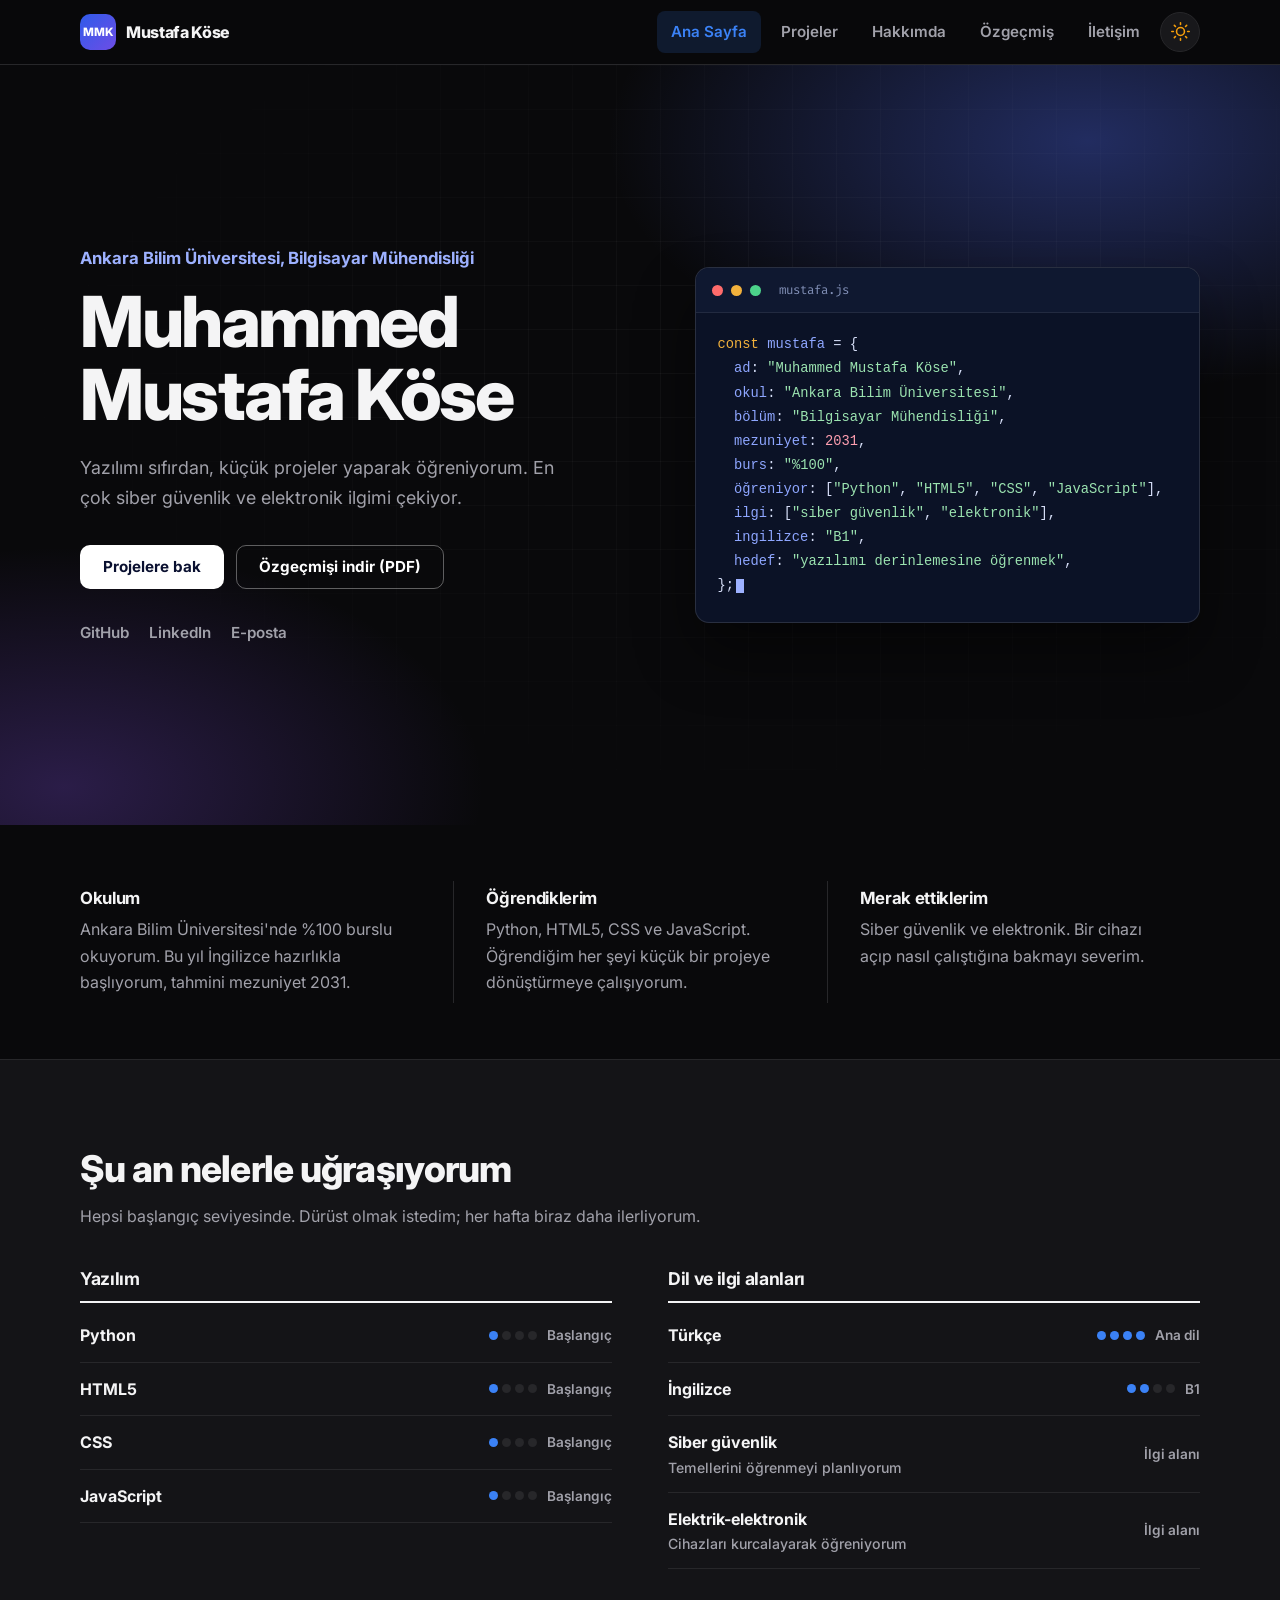
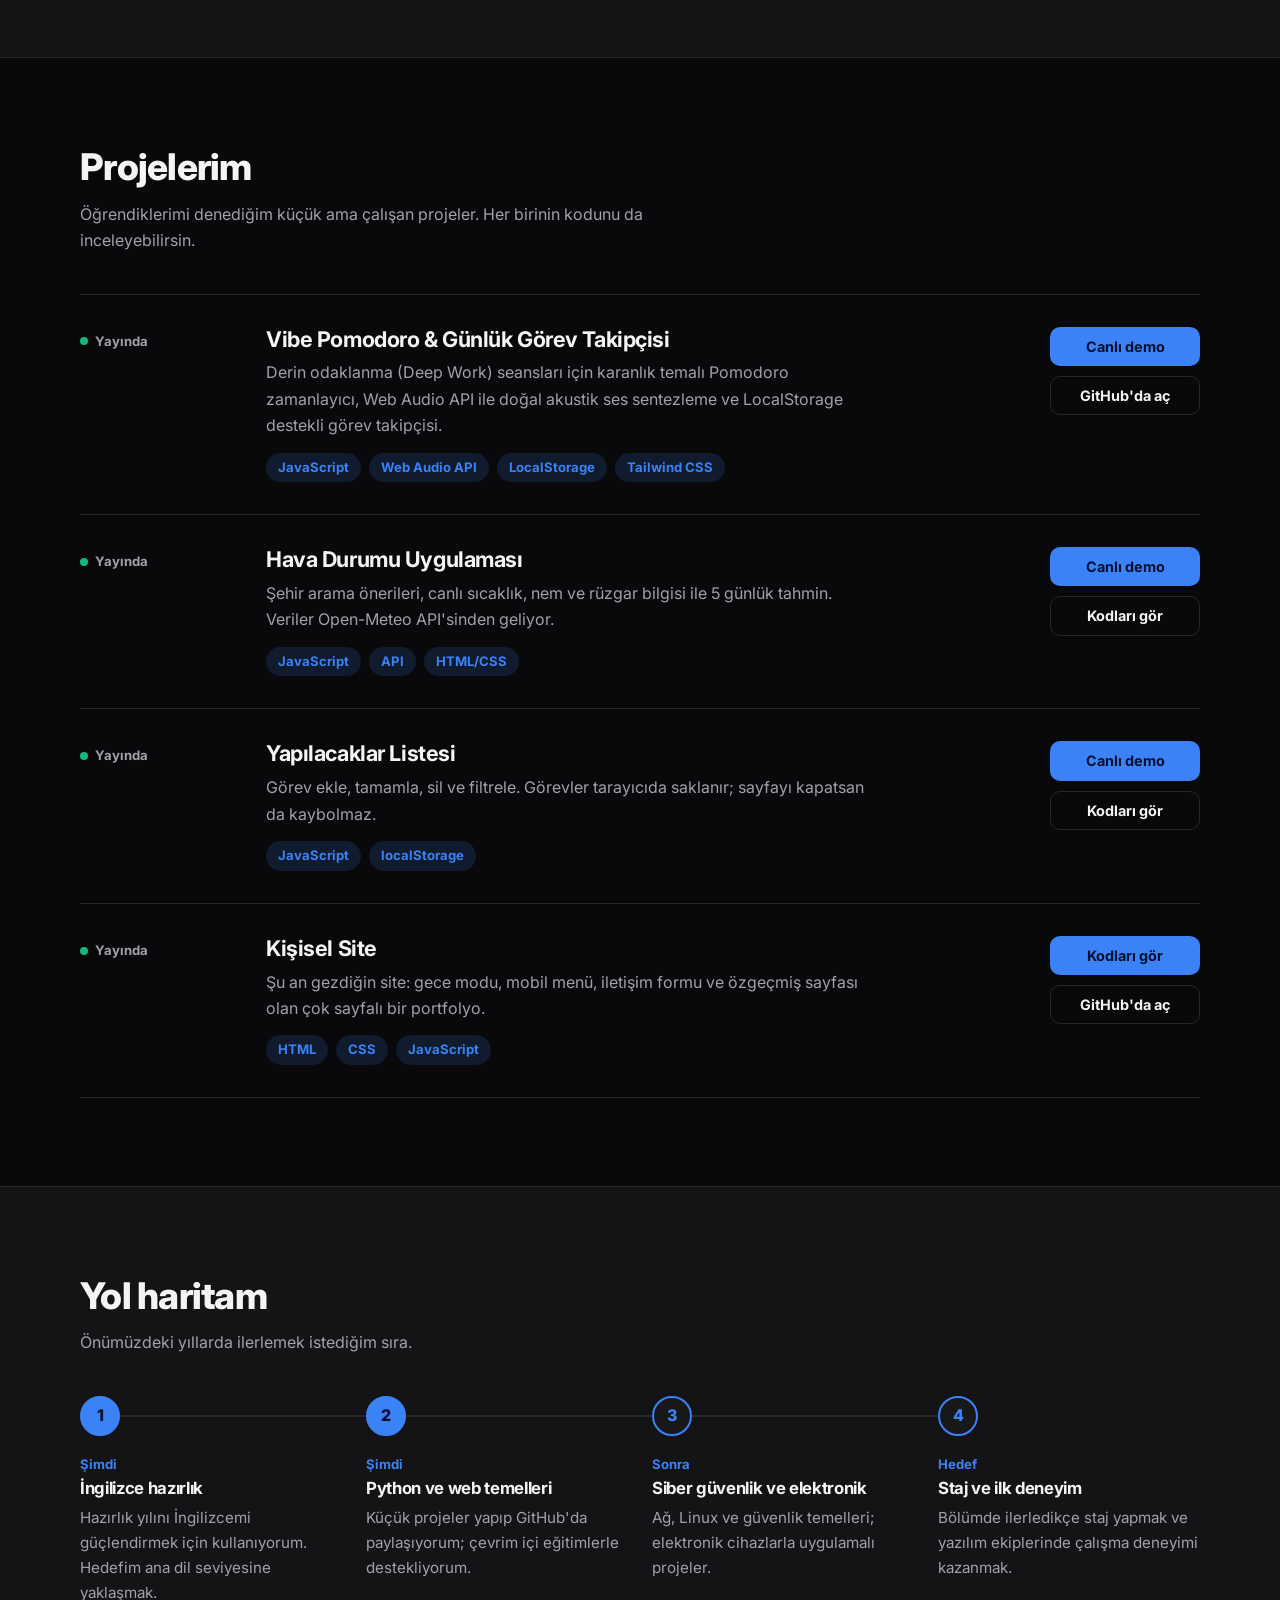
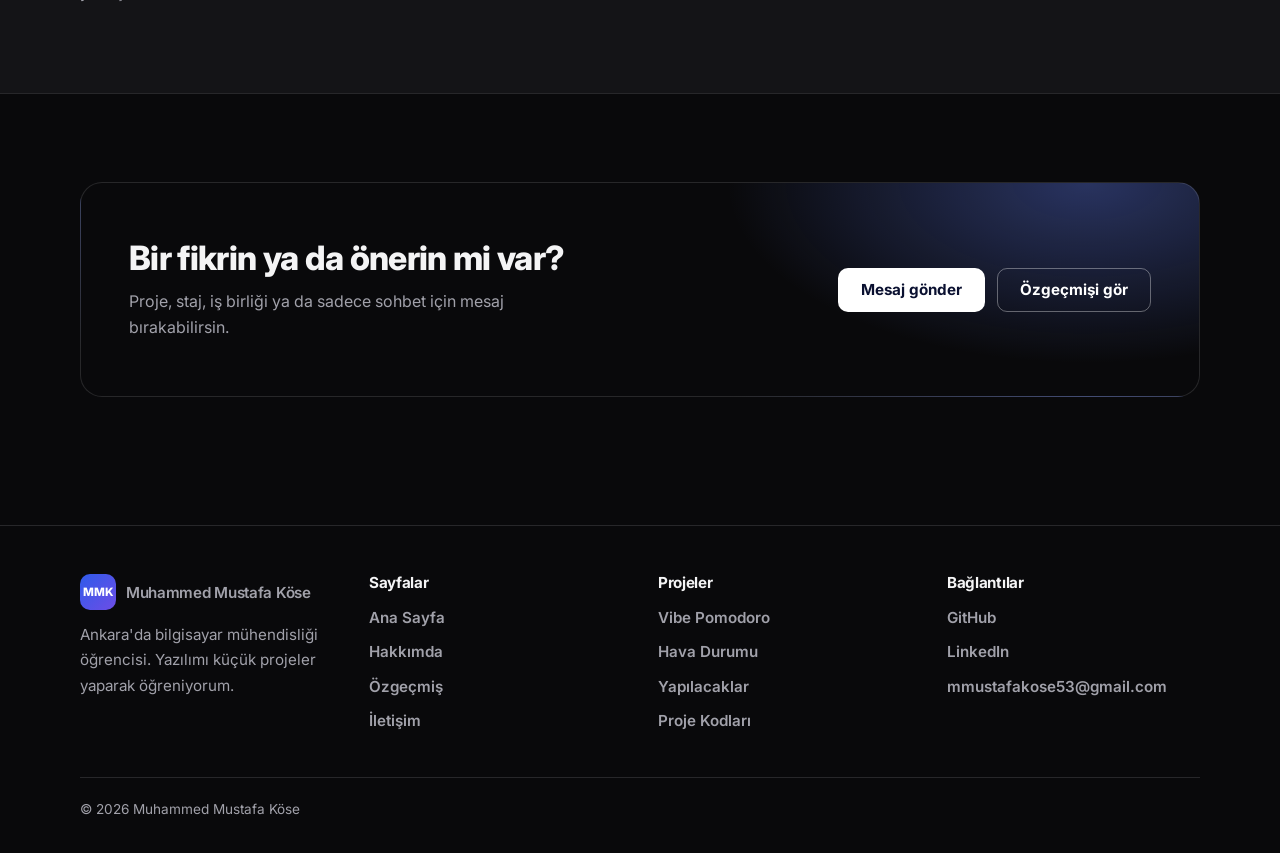
<file: index.html>
<!DOCTYPE html>
<html lang="tr">
<head>
    <meta charset="UTF-8">
    <meta name="viewport" content="width=device-width, initial-scale=1.0">
    <title>Muhammed Mustafa Köse | Bilgisayar Mühendisliği Öğrencisi</title>
    <meta name="description" content="Muhammed Mustafa Köse: Ankara Bilim Üniversitesi Bilgisayar Mühendisliği öğrencisi. Projeler, özgeçmiş ve iletişim bilgileri.">
    <meta name="author" content="Muhammed Mustafa Köse">
    <meta name="theme-color" content="#0a1030">
    <meta property="og:type" content="website">
    <meta property="og:title" content="Muhammed Mustafa Köse | Bilgisayar Mühendisliği Öğrencisi">
    <meta property="og:description" content="Muhammed Mustafa Köse: Ankara Bilim Üniversitesi Bilgisayar Mühendisliği öğrencisi. Projeler, özgeçmiş ve iletişim bilgileri.">
    <meta property="og:locale" content="tr_TR">
    <link rel="icon" type="image/svg+xml" href="favicon.svg">

    <link rel="preconnect" href="https://fonts.googleapis.com">
    <link rel="preconnect" href="https://fonts.gstatic.com" crossorigin>
    <link href="https://fonts.googleapis.com/css2?family=Inter:wght@400;500;600;700;800&family=Manrope:wght@400;500;600;700;800&family=Fira+Code:wght@400;500&display=swap" rel="stylesheet">
    <link rel="stylesheet" href="style.css">

    <!-- Gece modu kaydını sayfa çizilmeden uygular (RULES.md gereği varsayılan dark mode) -->
    <script>try{var t=localStorage.getItem('theme');if(t!=='light')document.documentElement.classList.add('dark-mode');}catch(e){}</script>
</head>
<body>
    <a class="skip-link" href="#icerik">İçeriğe geç</a>

    <header class="site-header">
        <nav class="nav" aria-label="Ana menü">
            <a class="brand" href="index.html" aria-label="Ana sayfa">
                <span class="brand-mark" aria-hidden="true">MMK</span>
                <span>Mustafa Köse</span>
            </a>
            <button class="icon-btn nav-toggle" type="button" aria-expanded="false" aria-controls="nav-menu" aria-label="Menüyü aç"><svg viewBox="0 0 24 24" fill="none" stroke="currentColor" stroke-width="2" stroke-linecap="round" aria-hidden="true"><path d="M4 7h16M4 12h16M4 17h16"/></svg></button>
            <ul class="nav-menu" id="nav-menu">
                <li><a class="nav-link active" href="index.html" aria-current="page">Ana Sayfa</a></li>
                <li><a class="nav-link" href="#projeler">Projeler</a></li>
                <li><a class="nav-link" href="hakkimda.html">Hakkımda</a></li>
                <li><a class="nav-link" href="cv.html">Özgeçmiş</a></li>
                <li><a class="nav-link" href="iletisim.html">İletişim</a></li>
                <li>
                    <button id="theme-toggle" class="icon-btn" type="button" aria-label="Gece temasına geç" title="Gece temasına geç">
                        <svg class="moon" viewBox="0 0 24 24" fill="none" stroke="currentColor" stroke-width="2" stroke-linecap="round" stroke-linejoin="round" aria-hidden="true"><path d="M21 12.79A9 9 0 1 1 11.21 3 7 7 0 0 0 21 12.79z"/></svg>
                        <svg class="sun" viewBox="0 0 24 24" fill="none" stroke="currentColor" stroke-width="2" stroke-linecap="round" stroke-linejoin="round" aria-hidden="true"><circle cx="12" cy="12" r="5"/><path d="M12 1v2M12 21v2M4.22 4.22l1.42 1.42M18.36 18.36l1.42 1.42M1 12h2M21 12h2M4.22 19.78l1.42-1.42M18.36 5.64l1.42-1.42"/></svg>
                    </button>
                </li>
            </ul>
        </nav>
    </header>

    <main id="icerik">
        <section class="hero">
            <div class="wrap hero-inner">
                <div>
                    <p class="hero-role">Ankara Bilim Üniversitesi, Bilgisayar Mühendisliği</p>
                    <h1>Muhammed Mustafa Köse</h1>
                    <p class="hero-lead">Yazılımı sıfırdan, küçük projeler yaparak öğreniyorum. En çok siber güvenlik ve elektronik ilgimi çekiyor.</p>
                    <div class="btn-row">
                        <a class="btn btn-light" href="#projeler">Projelere bak</a>
                        <a class="btn btn-outline-light" href="Muhammed_Mustafa_Kose_CV.pdf" download>Özgeçmişi indir (PDF)</a>
                    </div>
                    <ul class="hero-links">
                        <li><a href="https://github.com/mustafa-portfolio" target="_blank" rel="noopener">GitHub</a></li>
                        <li><a href="https://www.linkedin.com/in/muhammed-mustafa-k%C3%B6se-247774420" target="_blank" rel="noopener">LinkedIn</a></li>
                        <li><a href="mailto:mmustafakose53@gmail.com">E-posta</a></li>
                    </ul>
                </div>
                <div class="editor" role="img" aria-label="Kısa profil özeti: Ankara Bilim Üniversitesi Bilgisayar Mühendisliği, tahmini mezuniyet 2031, yüzde yüz burslu; Python, HTML5, CSS ve JavaScript öğreniyor.">
                    <div class="editor-bar"><i></i><i></i><i></i><span>mustafa.js</span></div>
                    <pre aria-hidden="true"><span class="ln" style="--i:0"><span class="k">const</span> <span class="p">mustafa</span> = {</span><span class="ln" style="--i:1">  <span class="p">ad</span>: <span class="s">"Muhammed Mustafa Köse"</span>,</span><span class="ln" style="--i:2">  <span class="p">okul</span>: <span class="s">"Ankara Bilim Üniversitesi"</span>,</span><span class="ln" style="--i:3">  <span class="p">bölüm</span>: <span class="s">"Bilgisayar Mühendisliği"</span>,</span><span class="ln" style="--i:4">  <span class="p">mezuniyet</span>: <span class="n">2031</span>,</span><span class="ln" style="--i:5">  <span class="p">burs</span>: <span class="s">"%100"</span>,</span><span class="ln" style="--i:6">  <span class="p">öğreniyor</span>: [<span class="s">"Python"</span>, <span class="s">"HTML5"</span>, <span class="s">"CSS"</span>, <span class="s">"JavaScript"</span>],</span><span class="ln" style="--i:7">  <span class="p">ilgi</span>: [<span class="s">"siber güvenlik"</span>, <span class="s">"elektronik"</span>],</span><span class="ln" style="--i:8">  <span class="p">ingilizce</span>: <span class="s">"B1"</span>,</span><span class="ln" style="--i:9">  <span class="p">hedef</span>: <span class="s">"yazılımı derinlemesine öğrenmek"</span>,</span><span class="ln" style="--i:10">};<span class="caret"></span></span></pre>
                </div>
            </div>
        </section>

        <section class="section-tight">
            <div class="wrap now">
                <div>
                    <h3>Okulum</h3>
                    <p>Ankara Bilim Üniversitesi'nde %100 burslu okuyorum. Bu yıl İngilizce hazırlıkla başlıyorum, tahmini mezuniyet 2031.</p>
                </div>
                <div>
                    <h3>Öğrendiklerim</h3>
                    <p>Python, HTML5, CSS ve JavaScript. Öğrendiğim her şeyi küçük bir projeye dönüştürmeye çalışıyorum.</p>
                </div>
                <div>
                    <h3>Merak ettiklerim</h3>
                    <p>Siber güvenlik ve elektronik. Bir cihazı açıp nasıl çalıştığına bakmayı severim.</p>
                </div>
            </div>
        </section>

        <section class="section section-alt" id="beceriler">
            <div class="wrap">
                <div class="section-head">
                    <h2>Şu an nelerle uğraşıyorum</h2>
                    <p>Hepsi başlangıç seviyesinde. Dürüst olmak istedim; her hafta biraz daha ilerliyorum.</p>
                </div>
                <div class="skill-groups">
                    <div class="skill-group">
                        <h3>Yazılım</h3>
                        <ul class="skill-list">
                            <li><span class="name">Python</span><span class="level"><span class="dots" aria-hidden="true"><span class="on"></span><span class=""></span><span class=""></span><span class=""></span></span> Başlangıç</span></li>
                            <li><span class="name">HTML5</span><span class="level"><span class="dots" aria-hidden="true"><span class="on"></span><span class=""></span><span class=""></span><span class=""></span></span> Başlangıç</span></li>
                            <li><span class="name">CSS</span><span class="level"><span class="dots" aria-hidden="true"><span class="on"></span><span class=""></span><span class=""></span><span class=""></span></span> Başlangıç</span></li>
                            <li><span class="name">JavaScript</span><span class="level"><span class="dots" aria-hidden="true"><span class="on"></span><span class=""></span><span class=""></span><span class=""></span></span> Başlangıç</span></li>
                        </ul>
                    </div>
                    <div class="skill-group">
                        <h3>Dil ve ilgi alanları</h3>
                        <ul class="skill-list">
                            <li><span class="name">Türkçe</span><span class="level"><span class="dots" aria-hidden="true"><span class="on"></span><span class="on"></span><span class="on"></span><span class="on"></span></span> Ana dil</span></li>
                            <li><span class="name">İngilizce</span><span class="level"><span class="dots" aria-hidden="true"><span class="on"></span><span class="on"></span><span class=""></span><span class=""></span></span> B1</span></li>
                            <li><span class="name">Siber güvenlik<span class="note">Temellerini öğrenmeyi planlıyorum</span></span><span class="level">İlgi alanı</span></li>
                            <li><span class="name">Elektrik-elektronik<span class="note">Cihazları kurcalayarak öğreniyorum</span></span><span class="level">İlgi alanı</span></li>
                        </ul>
                    </div>
                </div>
            </div>
        </section>

        <section class="section" id="projeler">
            <div class="wrap">
                <div class="section-head">
                    <h2>Projelerim</h2>
                    <p>Öğrendiklerimi denediğim küçük ama çalışan projeler. Her birinin kodunu da inceleyebilirsin.</p>
                </div>
                <ol class="projects">
                    <li class="project">
                        <div class="project-meta">
                            <span class="status">Yayında</span>
                        </div>
                        <div>
                            <h3>Vibe Pomodoro & Günlük Görev Takipçisi</h3>
                            <p>Derin odaklanma (Deep Work) seansları için karanlık temalı Pomodoro zamanlayıcı, Web Audio API ile doğal akustik ses sentezleme ve LocalStorage destekli görev takipçisi.</p>
                            <ul class="chips">
                                <li class="chip">JavaScript</li>
                                <li class="chip">Web Audio API</li>
                                <li class="chip">LocalStorage</li>
                                <li class="chip">Tailwind CSS</li>
                            </ul>
                        </div>
                        <div class="project-actions">
                            <a class="btn btn-primary" href="https://mustafa-portfolio.github.io/vibe-pomodoro/" target="_blank" rel="noopener">Canlı demo</a>
                            <a class="btn btn-ghost" href="https://github.com/mustafa-portfolio/vibe-pomodoro" target="_blank" rel="noopener">GitHub'da aç</a>
                        </div>
                    </li>
                    <li class="project">
                        <div class="project-meta">
                            <span class="status">Yayında</span>
                        </div>
                        <div>
                            <h3>Hava Durumu Uygulaması</h3>
                            <p>Şehir arama önerileri, canlı sıcaklık, nem ve rüzgar bilgisi ile 5 günlük tahmin. Veriler Open-Meteo API'sinden geliyor.</p>
                            <ul class="chips"><li class="chip">JavaScript</li><li class="chip">API</li><li class="chip">HTML/CSS</li></ul>
                        </div>
                        <div class="project-actions">
                            <a class="btn btn-primary" href="havadurumu.html">Canlı demo</a>
                            <a class="btn btn-ghost" href="kodlar.html#hava">Kodları gör</a>
                        </div>
                    </li>
                    <li class="project">
                        <div class="project-meta">
                            <span class="status">Yayında</span>
                        </div>
                        <div>
                            <h3>Yapılacaklar Listesi</h3>
                            <p>Görev ekle, tamamla, sil ve filtrele. Görevler tarayıcıda saklanır; sayfayı kapatsan da kaybolmaz.</p>
                            <ul class="chips"><li class="chip">JavaScript</li><li class="chip">localStorage</li></ul>
                        </div>
                        <div class="project-actions">
                            <a class="btn btn-primary" href="gorevler.html">Canlı demo</a>
                            <a class="btn btn-ghost" href="kodlar.html#todo">Kodları gör</a>
                        </div>
                    </li>
                    <li class="project">
                        <div class="project-meta">
                            <span class="status">Yayında</span>
                        </div>
                        <div>
                            <h3>Kişisel Site</h3>
                            <p>Şu an gezdiğin site: gece modu, mobil menü, iletişim formu ve özgeçmiş sayfası olan çok sayfalı bir portfolyo.</p>
                            <ul class="chips"><li class="chip">HTML</li><li class="chip">CSS</li><li class="chip">JavaScript</li></ul>
                        </div>
                        <div class="project-actions">
                            <a class="btn btn-primary" href="kodlar.html#site">Kodları gör</a>
                            <a class="btn btn-ghost" href="https://github.com/mustafa-portfolio/portfolio" target="_blank" rel="noopener">GitHub'da aç</a>
                        </div>
                    </li>
                </ol>
            </div>
        </section>

        <section class="section section-alt">
            <div class="wrap">
                <div class="section-head">
                    <h2>Yol haritam</h2>
                    <p>Önümüzdeki yıllarda ilerlemek istediğim sıra.</p>
                </div>
                <ol class="roadmap">
                    <li class="now-step">
                        <span class="when">Şimdi</span>
                        <h3>İngilizce hazırlık</h3>
                        <p>Hazırlık yılını İngilizcemi güçlendirmek için kullanıyorum. Hedefim ana dil seviyesine yaklaşmak.</p>
                    </li>
                    <li class="now-step">
                        <span class="when">Şimdi</span>
                        <h3>Python ve web temelleri</h3>
                        <p>Küçük projeler yapıp GitHub'da paylaşıyorum; çevrim içi eğitimlerle destekliyorum.</p>
                    </li>
                    <li>
                        <span class="when">Sonra</span>
                        <h3>Siber güvenlik ve elektronik</h3>
                        <p>Ağ, Linux ve güvenlik temelleri; elektronik cihazlarla uygulamalı projeler.</p>
                    </li>
                    <li>
                        <span class="when">Hedef</span>
                        <h3>Staj ve ilk deneyim</h3>
                        <p>Bölümde ilerledikçe staj yapmak ve yazılım ekiplerinde çalışma deneyimi kazanmak.</p>
                    </li>
                </ol>
            </div>
        </section>

        <section class="section">
            <div class="wrap">
                <div class="cta-band">
                    <div>
                        <h2>Bir fikrin ya da önerin mi var?</h2>
                        <p>Proje, staj, iş birliği ya da sadece sohbet için mesaj bırakabilirsin.</p>
                    </div>
                    <div class="btn-row">
                        <a class="btn btn-light" href="iletisim.html">Mesaj gönder</a>
                        <a class="btn btn-outline-light" href="cv.html">Özgeçmişi gör</a>
                    </div>
                </div>
            </div>
        </section>
    </main>

    <footer class="site-footer">
        <div class="wrap">
            <div class="footer-grid">
                <div>
                    <a class="brand" href="index.html"><span class="brand-mark" aria-hidden="true">MMK</span><span>Muhammed Mustafa Köse</span></a>
                    <p>Ankara'da bilgisayar mühendisliği öğrencisi. Yazılımı küçük projeler yaparak öğreniyorum.</p>
                </div>
                <nav aria-label="Site bağlantıları">
                    <h2>Sayfalar</h2>
                    <ul>
                        <li><a href="index.html">Ana Sayfa</a></li>
                        <li><a href="hakkimda.html">Hakkımda</a></li>
                        <li><a href="cv.html">Özgeçmiş</a></li>
                        <li><a href="iletisim.html">İletişim</a></li>
                    </ul>
                </nav>
                <nav aria-label="Proje bağlantıları">
                    <h2>Projeler</h2>
                    <ul>
                        <li><a href="https://mustafa-portfolio.github.io/vibe-pomodoro/" target="_blank" rel="noopener">Vibe Pomodoro</a></li>
                        <li><a href="havadurumu.html">Hava Durumu</a></li>
                        <li><a href="gorevler.html">Yapılacaklar</a></li>
                        <li><a href="kodlar.html">Proje Kodları</a></li>
                    </ul>
                </nav>
                <div>
                    <h2>Bağlantılar</h2>
                    <ul>
                        <li><a href="https://github.com/mustafa-portfolio" target="_blank" rel="noopener">GitHub</a></li>
                        <li><a href="https://www.linkedin.com/in/muhammed-mustafa-k%C3%B6se-247774420" target="_blank" rel="noopener">LinkedIn</a></li>
                        <li><a href="mailto:mmustafakose53@gmail.com">mmustafakose53@gmail.com</a></li>
                    </ul>
                </div>
            </div>
            <p class="copyright">© <span id="year">2026</span> Muhammed Mustafa Köse</p>
        </div>
    </footer>

    <script src="script.js"></script>
</body>
</html>
</file>
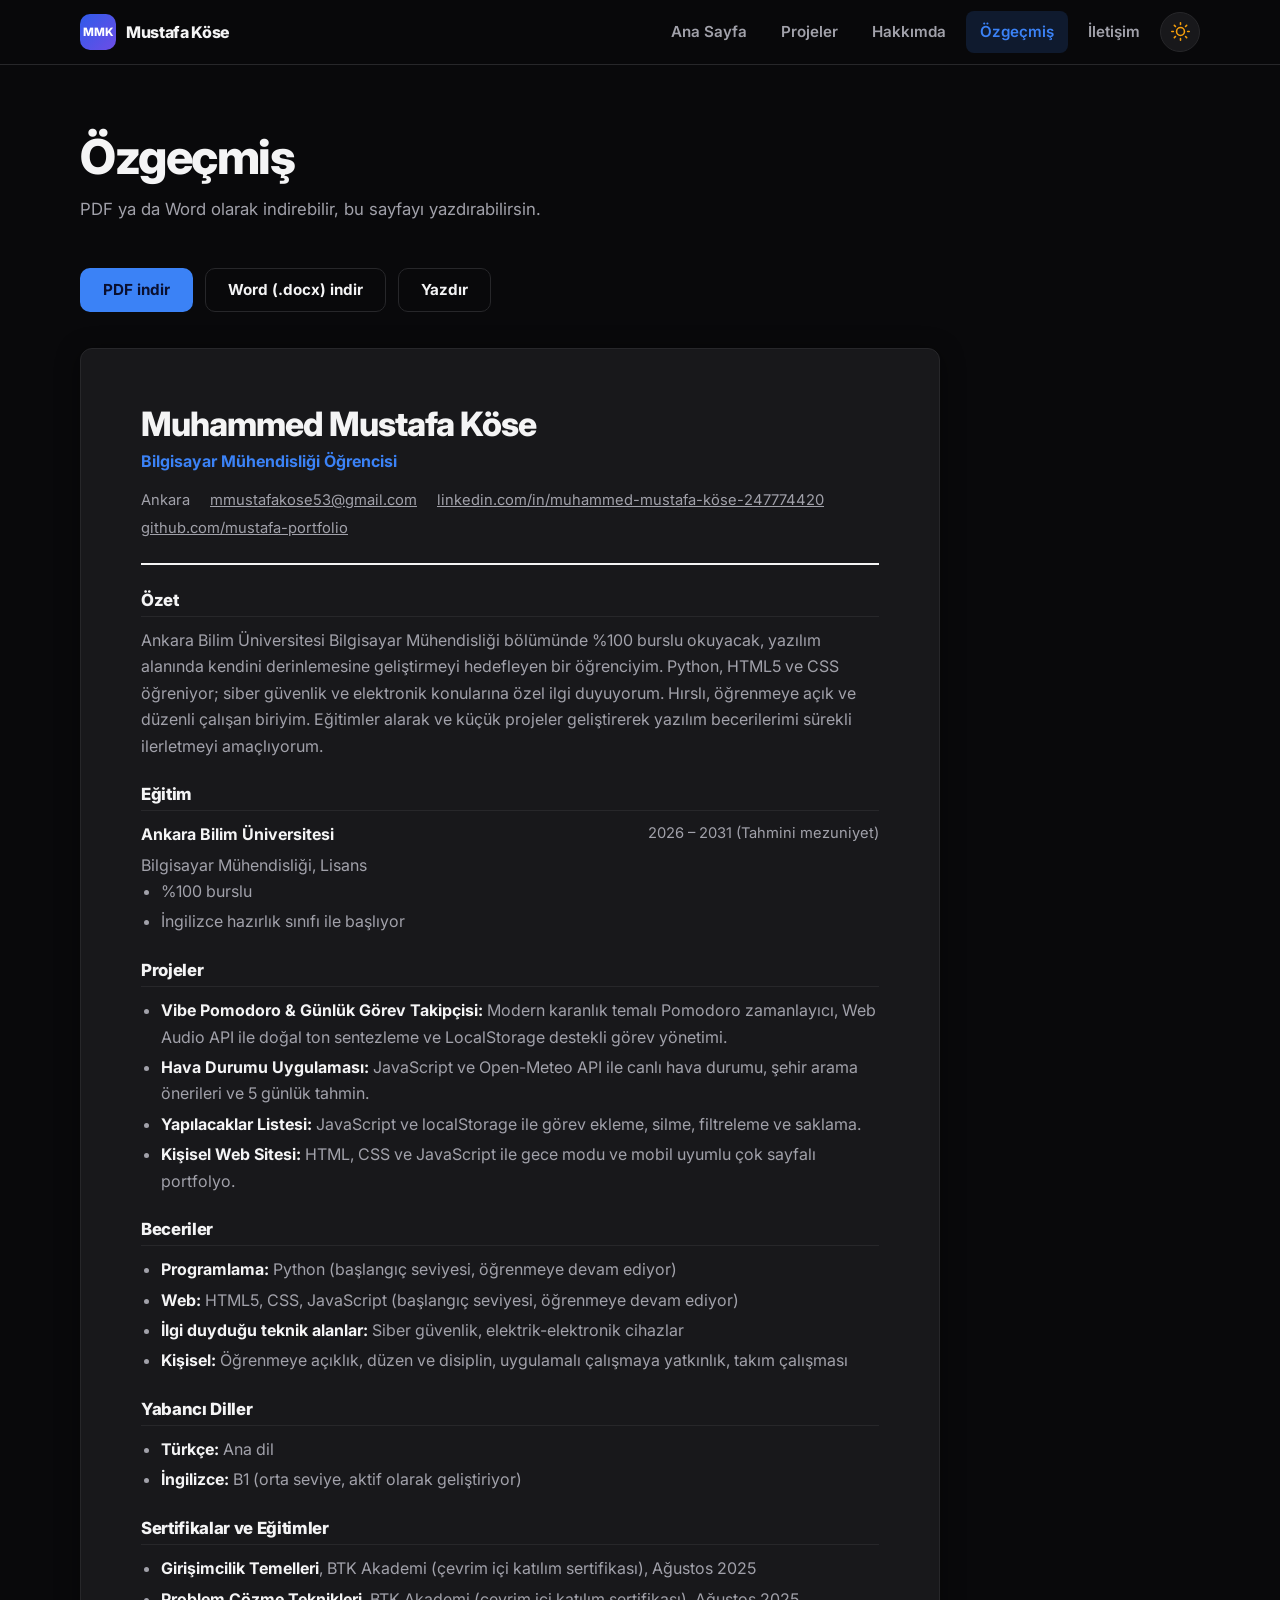
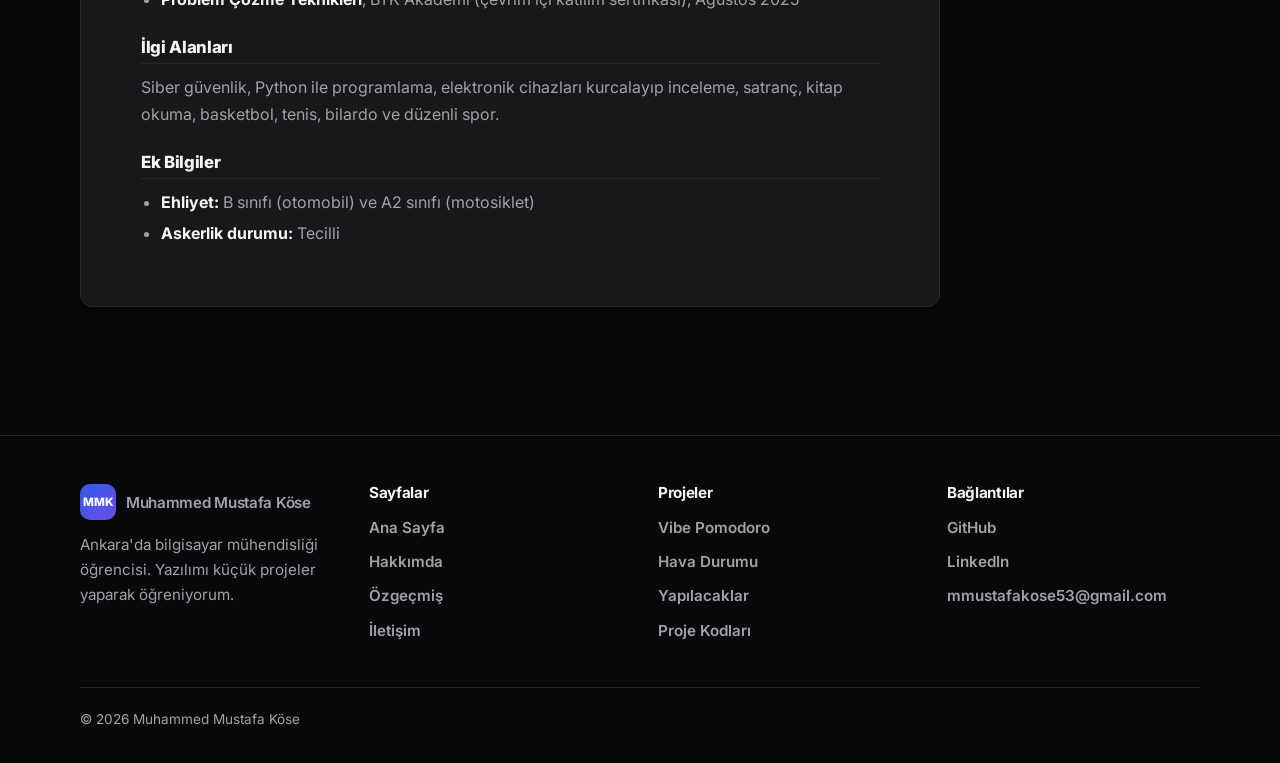
<file: cv.html>
<!DOCTYPE html>
<html lang="tr">
<head>
    <meta charset="UTF-8">
    <meta name="viewport" content="width=device-width, initial-scale=1.0">
    <title>Özgeçmiş | Muhammed Mustafa Köse</title>
    <meta name="description" content="Muhammed Mustafa Köse özgeçmişi: eğitim, beceriler, projeler ve sertifikalar. PDF ve Word olarak indirilebilir.">
    <meta name="author" content="Muhammed Mustafa Köse">
    <meta name="theme-color" content="#0a1030">
    <meta property="og:type" content="website">
    <meta property="og:title" content="Özgeçmiş | Muhammed Mustafa Köse">
    <meta property="og:description" content="Muhammed Mustafa Köse özgeçmişi: eğitim, beceriler, projeler ve sertifikalar. PDF ve Word olarak indirilebilir.">
    <meta property="og:locale" content="tr_TR">
    <link rel="icon" type="image/svg+xml" href="favicon.svg">

    <link rel="preconnect" href="https://fonts.googleapis.com">
    <link rel="preconnect" href="https://fonts.gstatic.com" crossorigin>
    <link href="https://fonts.googleapis.com/css2?family=Inter:wght@400;500;600;700;800&family=Manrope:wght@400;500;600;700;800&family=Fira+Code:wght@400;500&display=swap" rel="stylesheet">
    <link rel="stylesheet" href="style.css">

    <!-- Gece modu kaydını sayfa çizilmeden uygular (RULES.md gereği varsayılan dark mode) -->
    <script>try{var t=localStorage.getItem('theme');if(t!=='light')document.documentElement.classList.add('dark-mode');}catch(e){}</script>
</head>
<body>
    <a class="skip-link" href="#icerik">İçeriğe geç</a>

    <header class="site-header">
        <nav class="nav" aria-label="Ana menü">
            <a class="brand" href="index.html" aria-label="Ana sayfa">
                <span class="brand-mark" aria-hidden="true">MMK</span>
                <span>Mustafa Köse</span>
            </a>
            <button class="icon-btn nav-toggle" type="button" aria-expanded="false" aria-controls="nav-menu" aria-label="Menüyü aç"><svg viewBox="0 0 24 24" fill="none" stroke="currentColor" stroke-width="2" stroke-linecap="round" aria-hidden="true"><path d="M4 7h16M4 12h16M4 17h16"/></svg></button>
            <ul class="nav-menu" id="nav-menu">
                <li><a class="nav-link" href="index.html">Ana Sayfa</a></li>
                <li><a class="nav-link" href="index.html#projeler">Projeler</a></li>
                <li><a class="nav-link" href="hakkimda.html">Hakkımda</a></li>
                <li><a class="nav-link active" href="cv.html" aria-current="page">Özgeçmiş</a></li>
                <li><a class="nav-link" href="iletisim.html">İletişim</a></li>
                <li>
                    <button id="theme-toggle" class="icon-btn" type="button" aria-label="Gece temasına geç" title="Gece temasına geç">
                        <svg class="moon" viewBox="0 0 24 24" fill="none" stroke="currentColor" stroke-width="2" stroke-linecap="round" stroke-linejoin="round" aria-hidden="true"><path d="M21 12.79A9 9 0 1 1 11.21 3 7 7 0 0 0 21 12.79z"/></svg>
                        <svg class="sun" viewBox="0 0 24 24" fill="none" stroke="currentColor" stroke-width="2" stroke-linecap="round" stroke-linejoin="round" aria-hidden="true"><circle cx="12" cy="12" r="5"/><path d="M12 1v2M12 21v2M4.22 4.22l1.42 1.42M18.36 18.36l1.42 1.42M1 12h2M21 12h2M4.22 19.78l1.42-1.42M18.36 5.64l1.42-1.42"/></svg>
                    </button>
                </li>
            </ul>
        </nav>
    </header>

    <main id="icerik">
        <div class="wrap page-title">
            <h1>Özgeçmiş</h1>
            <p>PDF ya da Word olarak indirebilir, bu sayfayı yazdırabilirsin.</p>
        </div>

        <section class="section" style="padding-top:8px">
            <div class="wrap">
                <div class="cv-actions">
                    <a class="btn btn-primary" href="Muhammed_Mustafa_Kose_CV.pdf" download>PDF indir</a>
                    <a class="btn btn-ghost" href="Muhammed_Mustafa_Kose_CV.docx" download>Word (.docx) indir</a>
                    <button class="btn btn-ghost" type="button" onclick="window.print()">Yazdır</button>
                </div>

                <article class="cv-sheet">
                    <header>
                        <h1>Muhammed Mustafa Köse</h1>
                        <p class="cv-role">Bilgisayar Mühendisliği Öğrencisi</p>
                        <ul class="cv-contact">
                            <li>Ankara</li>
                            <li><a href="mailto:mmustafakose53@gmail.com">mmustafakose53@gmail.com</a></li>
                            <li><a href="https://www.linkedin.com/in/muhammed-mustafa-k%C3%B6se-247774420">linkedin.com/in/muhammed-mustafa-köse-247774420</a></li>
                            <li><a href="https://github.com/mustafa-portfolio">github.com/mustafa-portfolio</a></li>
                        </ul>
                    </header>

                    <section class="cv-section">
                        <h2>Özet</h2>
                        <p>Ankara Bilim Üniversitesi Bilgisayar Mühendisliği bölümünde %100 burslu okuyacak, yazılım alanında kendini derinlemesine geliştirmeyi hedefleyen bir öğrenciyim. Python, HTML5 ve CSS öğreniyor; siber güvenlik ve elektronik konularına özel ilgi duyuyorum. Hırslı, öğrenmeye açık ve düzenli çalışan biriyim. Eğitimler alarak ve küçük projeler geliştirerek yazılım becerilerimi sürekli ilerletmeyi amaçlıyorum.</p>
                    </section>

                    <section class="cv-section">
                        <h2>Eğitim</h2>
                        <div class="cv-item"><strong>Ankara Bilim Üniversitesi</strong><span>2026 – 2031 (Tahmini mezuniyet)</span></div>
                        <p>Bilgisayar Mühendisliği, Lisans</p>
                        <ul>
                            <li>%100 burslu</li>
                            <li>İngilizce hazırlık sınıfı ile başlıyor</li>
                        </ul>
                    </section>

                    <section class="cv-section">
                        <h2>Projeler</h2>
                        <ul>
                            <li><strong>Vibe Pomodoro & Günlük Görev Takipçisi:</strong> Modern karanlık temalı Pomodoro zamanlayıcı, Web Audio API ile doğal ton sentezleme ve LocalStorage destekli görev yönetimi.</li>
                            <li><strong>Hava Durumu Uygulaması:</strong> JavaScript ve Open-Meteo API ile canlı hava durumu, şehir arama önerileri ve 5 günlük tahmin.</li>
                            <li><strong>Yapılacaklar Listesi:</strong> JavaScript ve localStorage ile görev ekleme, silme, filtreleme ve saklama.</li>
                            <li><strong>Kişisel Web Sitesi:</strong> HTML, CSS ve JavaScript ile gece modu ve mobil uyumlu çok sayfalı portfolyo.</li>
                        </ul>
                    </section>

                    <section class="cv-section">
                        <h2>Beceriler</h2>
                        <ul>
                            <li><strong>Programlama:</strong> Python (başlangıç seviyesi, öğrenmeye devam ediyor)</li>
                            <li><strong>Web:</strong> HTML5, CSS, JavaScript (başlangıç seviyesi, öğrenmeye devam ediyor)</li>
                            <li><strong>İlgi duyduğu teknik alanlar:</strong> Siber güvenlik, elektrik-elektronik cihazlar</li>
                            <li><strong>Kişisel:</strong> Öğrenmeye açıklık, düzen ve disiplin, uygulamalı çalışmaya yatkınlık, takım çalışması</li>
                        </ul>
                    </section>

                    <section class="cv-section">
                        <h2>Yabancı Diller</h2>
                        <ul>
                            <li><strong>Türkçe:</strong> Ana dil</li>
                            <li><strong>İngilizce:</strong> B1 (orta seviye, aktif olarak geliştiriyor)</li>
                        </ul>
                    </section>

                    <section class="cv-section">
                        <h2>Sertifikalar ve Eğitimler</h2>
                        <ul>
                            <li><strong>Girişimcilik Temelleri</strong>, BTK Akademi (çevrim içi katılım sertifikası), Ağustos 2025</li>
                            <li><strong>Problem Çözme Teknikleri</strong>, BTK Akademi (çevrim içi katılım sertifikası), Ağustos 2025</li>
                        </ul>
                    </section>

                    <section class="cv-section">
                        <h2>İlgi Alanları</h2>
                        <p>Siber güvenlik, Python ile programlama, elektronik cihazları kurcalayıp inceleme, satranç, kitap okuma, basketbol, tenis, bilardo ve düzenli spor.</p>
                    </section>

                    <section class="cv-section" style="margin-bottom:0">
                        <h2>Ek Bilgiler</h2>
                        <ul>
                            <li><strong>Ehliyet:</strong> B sınıfı (otomobil) ve A2 sınıfı (motosiklet)</li>
                            <li><strong>Askerlik durumu:</strong> Tecilli</li>
                        </ul>
                    </section>
                </article>
            </div>
        </section>
    </main>

    <footer class="site-footer">
        <div class="wrap">
            <div class="footer-grid">
                <div>
                    <a class="brand" href="index.html"><span class="brand-mark" aria-hidden="true">MMK</span><span>Muhammed Mustafa Köse</span></a>
                    <p>Ankara'da bilgisayar mühendisliği öğrencisi. Yazılımı küçük projeler yaparak öğreniyorum.</p>
                </div>
                <nav aria-label="Site bağlantıları">
                    <h2>Sayfalar</h2>
                    <ul>
                        <li><a href="index.html">Ana Sayfa</a></li>
                        <li><a href="hakkimda.html">Hakkımda</a></li>
                        <li><a href="cv.html">Özgeçmiş</a></li>
                        <li><a href="iletisim.html">İletişim</a></li>
                    </ul>
                </nav>
                <nav aria-label="Proje bağlantıları">
                    <h2>Projeler</h2>
                    <ul>
                        <li><a href="https://mustafa-portfolio.github.io/vibe-pomodoro/" target="_blank" rel="noopener">Vibe Pomodoro</a></li>
                        <li><a href="havadurumu.html">Hava Durumu</a></li>
                        <li><a href="gorevler.html">Yapılacaklar</a></li>
                        <li><a href="kodlar.html">Proje Kodları</a></li>
                    </ul>
                </nav>
                <div>
                    <h2>Bağlantılar</h2>
                    <ul>
                        <li><a href="https://github.com/mustafa-portfolio" target="_blank" rel="noopener">GitHub</a></li>
                        <li><a href="https://www.linkedin.com/in/muhammed-mustafa-k%C3%B6se-247774420" target="_blank" rel="noopener">LinkedIn</a></li>
                        <li><a href="mailto:mmustafakose53@gmail.com">mmustafakose53@gmail.com</a></li>
                    </ul>
                </div>
            </div>
            <p class="copyright">© <span id="year">2026</span> Muhammed Mustafa Köse</p>
        </div>
    </footer>

    <script src="script.js"></script>
</body>
</html>
</file>
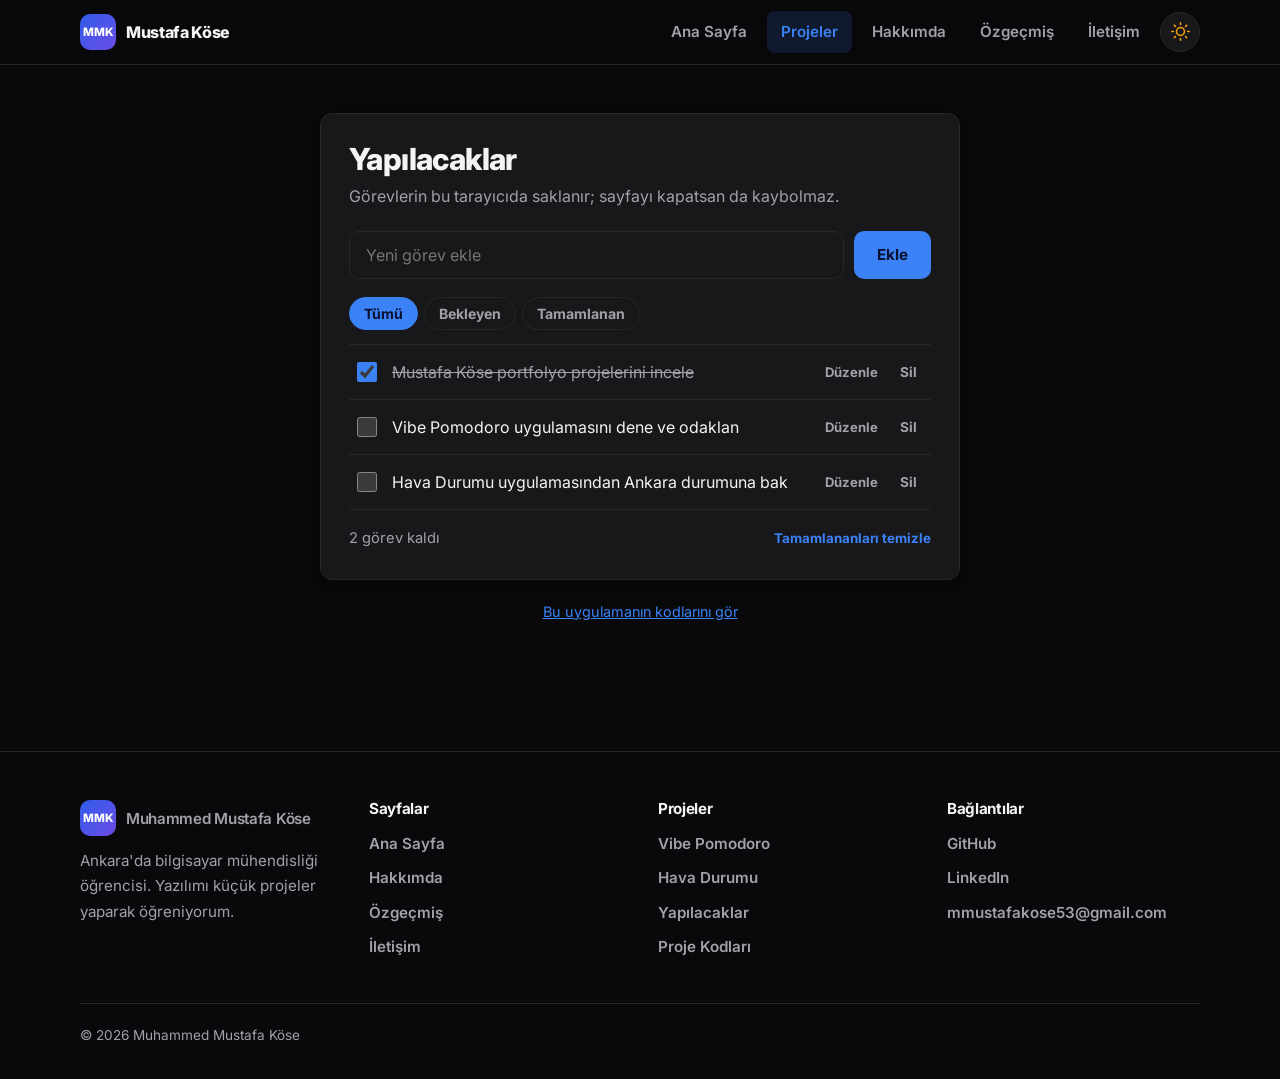
<file: gorevler.html>
<!DOCTYPE html>
<html lang="tr">
<head>
    <meta charset="UTF-8">
    <meta name="viewport" content="width=device-width, initial-scale=1.0">
    <title>Yapılacaklar Listesi | Muhammed Mustafa Köse</title>
    <meta name="description" content="JavaScript ile yazılmış yapılacaklar listesi: görev ekle, tamamla, sil, filtrele. Görevler tarayıcıda saklanır.">
    <meta name="author" content="Muhammed Mustafa Köse">
    <meta name="theme-color" content="#0a1030">
    <meta property="og:type" content="website">
    <meta property="og:title" content="Yapılacaklar Listesi | Muhammed Mustafa Köse">
    <meta property="og:description" content="JavaScript ile yazılmış yapılacaklar listesi: görev ekle, tamamla, sil, filtrele. Görevler tarayıcıda saklanır.">
    <meta property="og:locale" content="tr_TR">
    <link rel="icon" type="image/svg+xml" href="favicon.svg">

    <link rel="preconnect" href="https://fonts.googleapis.com">
    <link rel="preconnect" href="https://fonts.gstatic.com" crossorigin>
    <link href="https://fonts.googleapis.com/css2?family=Inter:wght@400;500;600;700;800&family=Manrope:wght@400;500;600;700;800&family=Fira+Code:wght@400;500&display=swap" rel="stylesheet">
    <link rel="stylesheet" href="style.css">

    <!-- Gece modu kaydını sayfa çizilmeden uygular (RULES.md gereği varsayılan dark mode) -->
    <script>try{var t=localStorage.getItem('theme');if(t!=='light')document.documentElement.classList.add('dark-mode');}catch(e){}</script>
</head>
<body>
    <a class="skip-link" href="#icerik">İçeriğe geç</a>

    <header class="site-header">
        <nav class="nav" aria-label="Ana menü">
            <a class="brand" href="index.html" aria-label="Ana sayfa">
                <span class="brand-mark" aria-hidden="true">MMK</span>
                <span>Mustafa Köse</span>
            </a>
            <button class="icon-btn nav-toggle" type="button" aria-expanded="false" aria-controls="nav-menu" aria-label="Menüyü aç"><svg viewBox="0 0 24 24" fill="none" stroke="currentColor" stroke-width="2" stroke-linecap="round" aria-hidden="true"><path d="M4 7h16M4 12h16M4 17h16"/></svg></button>
            <ul class="nav-menu" id="nav-menu">
                <li><a class="nav-link" href="index.html">Ana Sayfa</a></li>
                <li><a class="nav-link active" href="index.html#projeler">Projeler</a></li>
                <li><a class="nav-link" href="hakkimda.html">Hakkımda</a></li>
                <li><a class="nav-link" href="cv.html">Özgeçmiş</a></li>
                <li><a class="nav-link" href="iletisim.html">İletişim</a></li>
                <li>
                    <button id="theme-toggle" class="icon-btn" type="button" aria-label="Gece temasına geç" title="Gece temasına geç">
                        <svg class="moon" viewBox="0 0 24 24" fill="none" stroke="currentColor" stroke-width="2" stroke-linecap="round" stroke-linejoin="round" aria-hidden="true"><path d="M21 12.79A9 9 0 1 1 11.21 3 7 7 0 0 0 21 12.79z"/></svg>
                        <svg class="sun" viewBox="0 0 24 24" fill="none" stroke="currentColor" stroke-width="2" stroke-linecap="round" stroke-linejoin="round" aria-hidden="true"><circle cx="12" cy="12" r="5"/><path d="M12 1v2M12 21v2M4.22 4.22l1.42 1.42M18.36 18.36l1.42 1.42M1 12h2M21 12h2M4.22 19.78l1.42-1.42M18.36 5.64l1.42-1.42"/></svg>
                    </button>
                </li>
            </ul>
        </nav>
    </header>

    <main id="icerik">
        <section class="section" style="padding-top:48px">
            <div class="wrap">
                <div class="app-shell card">
                    <h1>Yapılacaklar</h1>
                    <p class="sub">Görevlerin bu tarayıcıda saklanır; sayfayı kapatsan da kaybolmaz.</p>

                    <form id="todo-form" class="todo-add">
                        <input type="text" id="todo-input" placeholder="Yeni görev ekle" maxlength="120" autocomplete="off" aria-label="Yeni görev">
                        <button class="btn btn-primary" type="submit">Ekle</button>
                    </form>

                    <div class="todo-filters" role="group" aria-label="Görevleri filtrele">
                        <button class="filter-btn" type="button" data-filter="all" aria-pressed="true">Tümü</button>
                        <button class="filter-btn" type="button" data-filter="active" aria-pressed="false">Bekleyen</button>
                        <button class="filter-btn" type="button" data-filter="done" aria-pressed="false">Tamamlanan</button>
                    </div>

                    <ul id="todo-list" class="todo-list"></ul>
                    <p id="todo-empty" class="todo-empty hidden"></p>

                    <div class="todo-foot">
                        <span id="todo-count" aria-live="polite">0 görev kaldı</span>
                        <button id="clear-done" class="link-btn hidden" type="button">Tamamlananları temizle</button>
                    </div>
                </div>
                <p class="code-note" style="text-align:center;margin-top:20px"><a href="kodlar.html#todo">Bu uygulamanın kodlarını gör</a></p>
            </div>
        </section>
    </main>

    <footer class="site-footer">
        <div class="wrap">
            <div class="footer-grid">
                <div>
                    <a class="brand" href="index.html"><span class="brand-mark" aria-hidden="true">MMK</span><span>Muhammed Mustafa Köse</span></a>
                    <p>Ankara'da bilgisayar mühendisliği öğrencisi. Yazılımı küçük projeler yaparak öğreniyorum.</p>
                </div>
                <nav aria-label="Site bağlantıları">
                    <h2>Sayfalar</h2>
                    <ul>
                        <li><a href="index.html">Ana Sayfa</a></li>
                        <li><a href="hakkimda.html">Hakkımda</a></li>
                        <li><a href="cv.html">Özgeçmiş</a></li>
                        <li><a href="iletisim.html">İletişim</a></li>
                    </ul>
                </nav>
                <nav aria-label="Proje bağlantıları">
                    <h2>Projeler</h2>
                    <ul>
                        <li><a href="https://mustafa-portfolio.github.io/vibe-pomodoro/" target="_blank" rel="noopener">Vibe Pomodoro</a></li>
                        <li><a href="havadurumu.html">Hava Durumu</a></li>
                        <li><a href="gorevler.html">Yapılacaklar</a></li>
                        <li><a href="kodlar.html">Proje Kodları</a></li>
                    </ul>
                </nav>
                <div>
                    <h2>Bağlantılar</h2>
                    <ul>
                        <li><a href="https://github.com/mustafa-portfolio" target="_blank" rel="noopener">GitHub</a></li>
                        <li><a href="https://www.linkedin.com/in/muhammed-mustafa-k%C3%B6se-247774420" target="_blank" rel="noopener">LinkedIn</a></li>
                        <li><a href="mailto:mmustafakose53@gmail.com">mmustafakose53@gmail.com</a></li>
                    </ul>
                </div>
            </div>
            <p class="copyright">© <span id="year">2026</span> Muhammed Mustafa Köse</p>
        </div>
    </footer>

    <script src="script.js"></script>
    <script src="todo.js"></script>
</body>
</html>
</file>
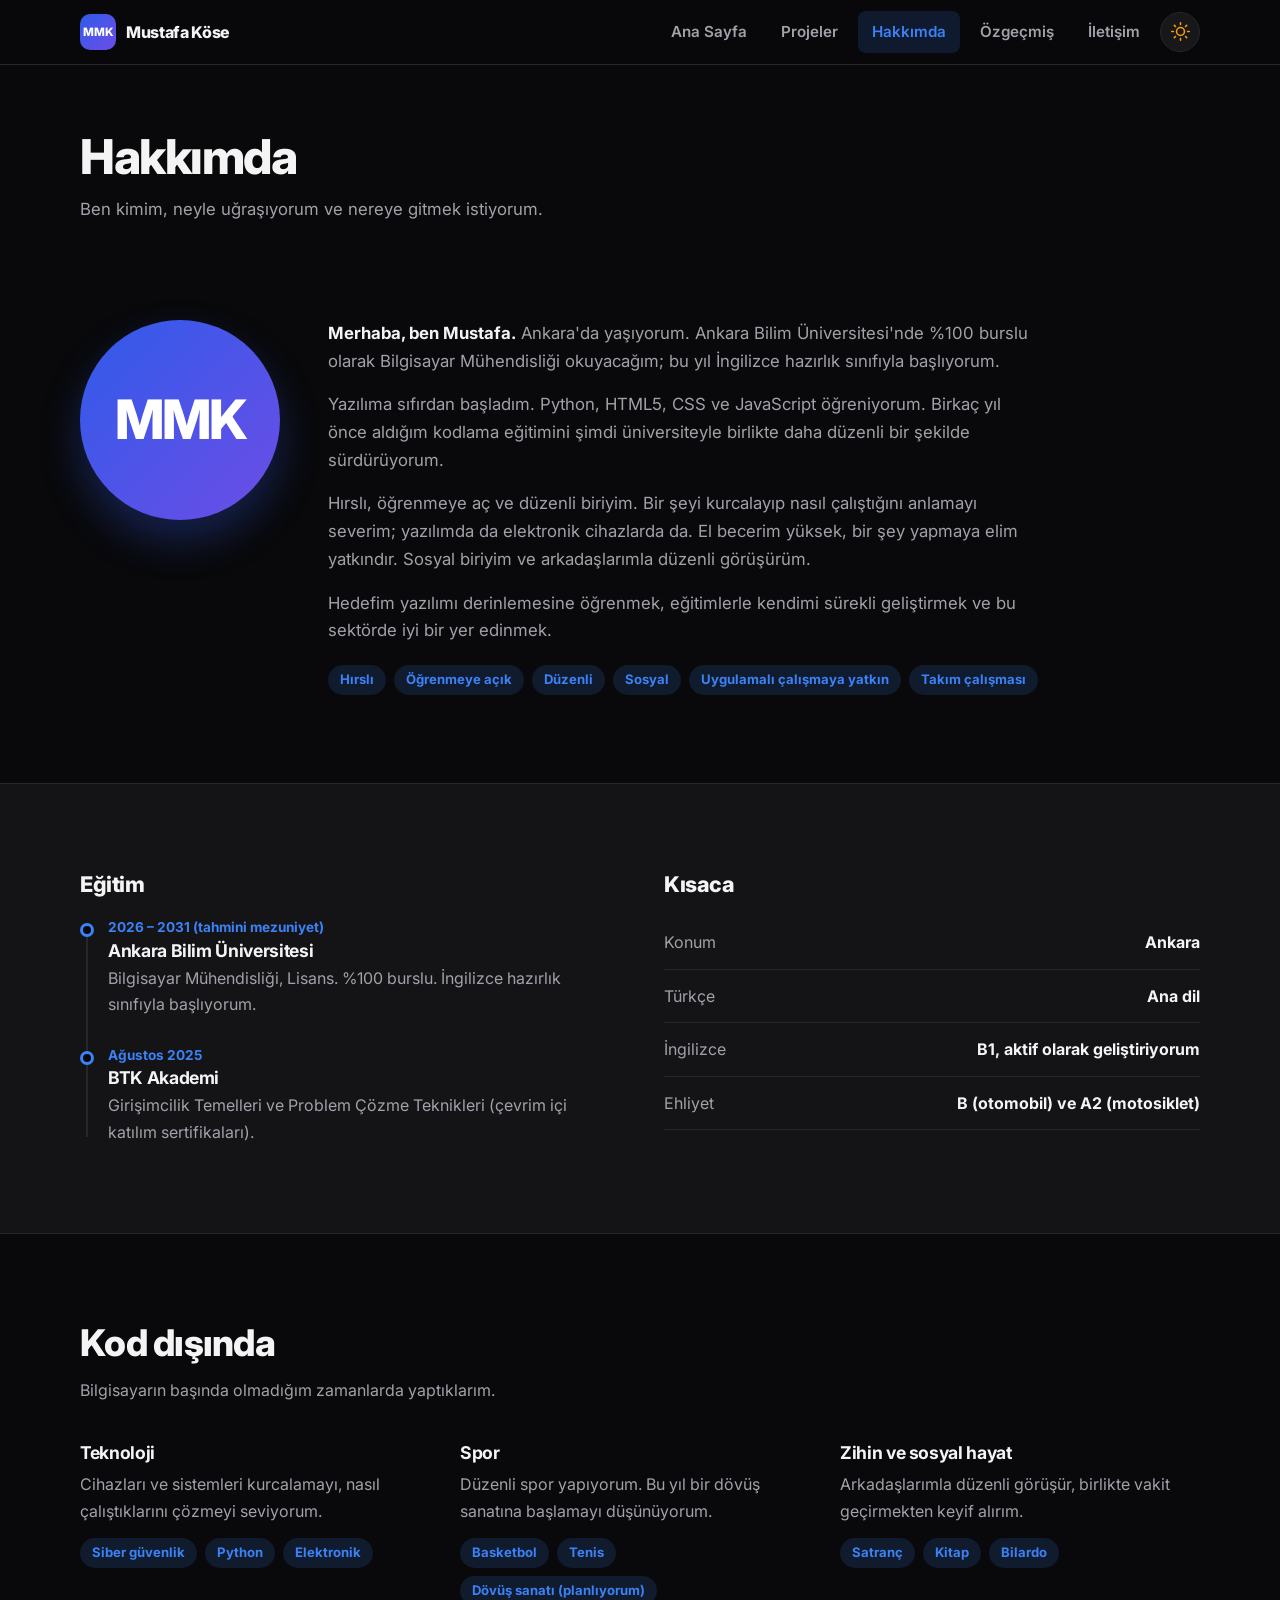
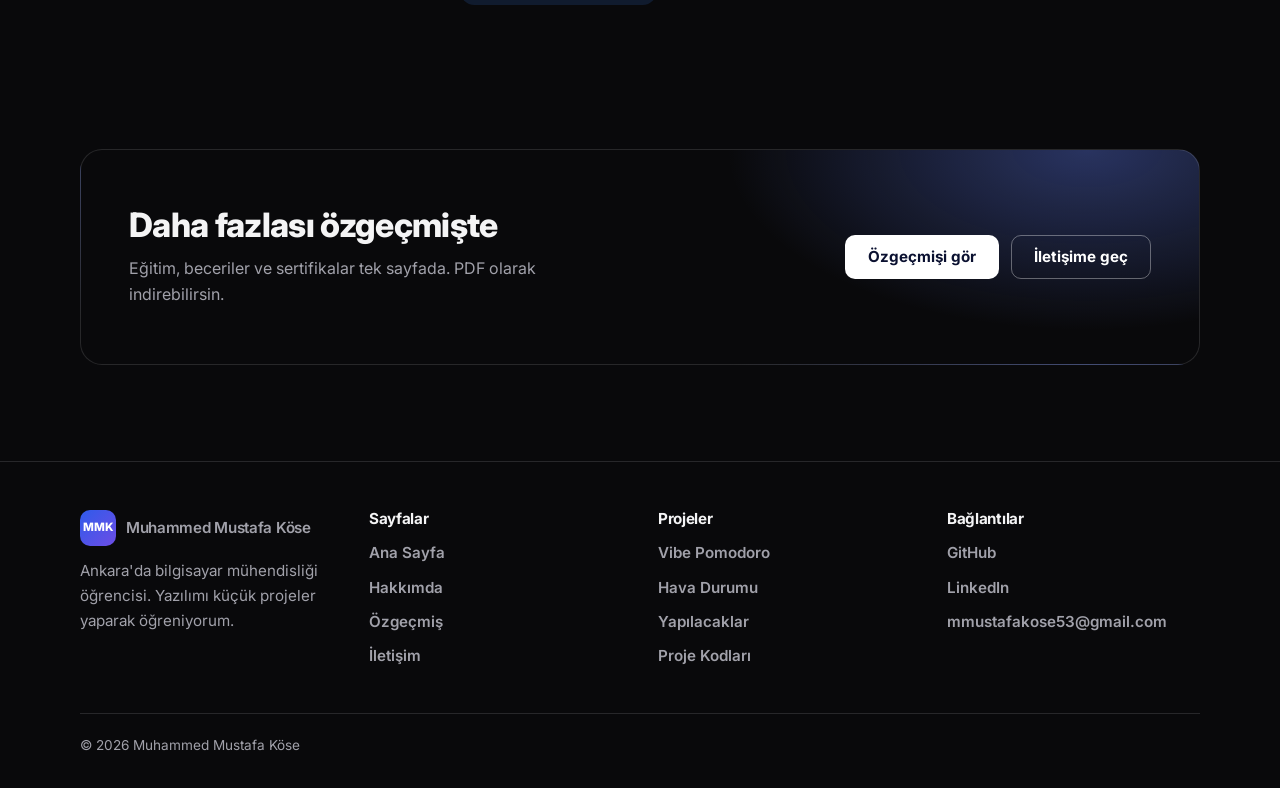
<file: hakkimda.html>
<!DOCTYPE html>
<html lang="tr">
<head>
    <meta charset="UTF-8">
    <meta name="viewport" content="width=device-width, initial-scale=1.0">
    <title>Hakkımda | Muhammed Mustafa Köse</title>
    <meta name="description" content="Ankara Bilim Üniversitesi Bilgisayar Mühendisliği öğrencisi Muhammed Mustafa Köse: eğitim, ilgi alanları ve hedefler.">
    <meta name="author" content="Muhammed Mustafa Köse">
    <meta name="theme-color" content="#0a1030">
    <meta property="og:type" content="website">
    <meta property="og:title" content="Hakkımda | Muhammed Mustafa Köse">
    <meta property="og:description" content="Ankara Bilim Üniversitesi Bilgisayar Mühendisliği öğrencisi Muhammed Mustafa Köse: eğitim, ilgi alanları ve hedefler.">
    <meta property="og:locale" content="tr_TR">
    <link rel="icon" type="image/svg+xml" href="favicon.svg">

    <link rel="preconnect" href="https://fonts.googleapis.com">
    <link rel="preconnect" href="https://fonts.gstatic.com" crossorigin>
    <link href="https://fonts.googleapis.com/css2?family=Inter:wght@400;500;600;700;800&family=Manrope:wght@400;500;600;700;800&family=Fira+Code:wght@400;500&display=swap" rel="stylesheet">
    <link rel="stylesheet" href="style.css">

    <!-- Gece modu kaydını sayfa çizilmeden uygular (RULES.md gereği varsayılan dark mode) -->
    <script>try{var t=localStorage.getItem('theme');if(t!=='light')document.documentElement.classList.add('dark-mode');}catch(e){}</script>
</head>
<body>
    <a class="skip-link" href="#icerik">İçeriğe geç</a>

    <header class="site-header">
        <nav class="nav" aria-label="Ana menü">
            <a class="brand" href="index.html" aria-label="Ana sayfa">
                <span class="brand-mark" aria-hidden="true">MMK</span>
                <span>Mustafa Köse</span>
            </a>
            <button class="icon-btn nav-toggle" type="button" aria-expanded="false" aria-controls="nav-menu" aria-label="Menüyü aç"><svg viewBox="0 0 24 24" fill="none" stroke="currentColor" stroke-width="2" stroke-linecap="round" aria-hidden="true"><path d="M4 7h16M4 12h16M4 17h16"/></svg></button>
            <ul class="nav-menu" id="nav-menu">
                <li><a class="nav-link" href="index.html">Ana Sayfa</a></li>
                <li><a class="nav-link" href="index.html#projeler">Projeler</a></li>
                <li><a class="nav-link active" href="hakkimda.html" aria-current="page">Hakkımda</a></li>
                <li><a class="nav-link" href="cv.html">Özgeçmiş</a></li>
                <li><a class="nav-link" href="iletisim.html">İletişim</a></li>
                <li>
                    <button id="theme-toggle" class="icon-btn" type="button" aria-label="Gece temasına geç" title="Gece temasına geç">
                        <svg class="moon" viewBox="0 0 24 24" fill="none" stroke="currentColor" stroke-width="2" stroke-linecap="round" stroke-linejoin="round" aria-hidden="true"><path d="M21 12.79A9 9 0 1 1 11.21 3 7 7 0 0 0 21 12.79z"/></svg>
                        <svg class="sun" viewBox="0 0 24 24" fill="none" stroke="currentColor" stroke-width="2" stroke-linecap="round" stroke-linejoin="round" aria-hidden="true"><circle cx="12" cy="12" r="5"/><path d="M12 1v2M12 21v2M4.22 4.22l1.42 1.42M18.36 18.36l1.42 1.42M1 12h2M21 12h2M4.22 19.78l1.42-1.42M18.36 5.64l1.42-1.42"/></svg>
                    </button>
                </li>
            </ul>
        </nav>
    </header>

    <main id="icerik">
        <div class="wrap page-title">
            <h1>Hakkımda</h1>
            <p>Ben kimim, neyle uğraşıyorum ve nereye gitmek istiyorum.</p>
        </div>

        <section class="section">
            <div class="wrap about-intro">
                <div class="avatar" aria-hidden="true">MMK</div>
                <div class="prose">
                    <p><strong>Merhaba, ben Mustafa.</strong> Ankara'da yaşıyorum. Ankara Bilim Üniversitesi'nde %100 burslu olarak Bilgisayar Mühendisliği okuyacağım; bu yıl İngilizce hazırlık sınıfıyla başlıyorum.</p>
                    <p>Yazılıma sıfırdan başladım. Python, HTML5, CSS ve JavaScript öğreniyorum. Birkaç yıl önce aldığım kodlama eğitimini şimdi üniversiteyle birlikte daha düzenli bir şekilde sürdürüyorum.</p>
                    <p>Hırslı, öğrenmeye aç ve düzenli biriyim. Bir şeyi kurcalayıp nasıl çalıştığını anlamayı severim; yazılımda da elektronik cihazlarda da. El becerim yüksek, bir şey yapmaya elim yatkındır. Sosyal biriyim ve arkadaşlarımla düzenli görüşürüm.</p>
                    <p>Hedefim yazılımı derinlemesine öğrenmek, eğitimlerle kendimi sürekli geliştirmek ve bu sektörde iyi bir yer edinmek.</p>
                    <ul class="chips" style="margin-top:20px">
                        <li class="chip">Hırslı</li><li class="chip">Öğrenmeye açık</li><li class="chip">Düzenli</li>
                        <li class="chip">Sosyal</li><li class="chip">Uygulamalı çalışmaya yatkın</li><li class="chip">Takım çalışması</li>
                    </ul>
                </div>
            </div>
        </section>

        <section class="section section-alt">
            <div class="wrap two-col">
                <div>
                    <h2 class="block-title">Eğitim</h2>
                    <ol class="timeline">
                        <li>
                            <span class="date">2026 – 2031 (tahmini mezuniyet)</span>
                            <h3>Ankara Bilim Üniversitesi</h3>
                            <p>Bilgisayar Mühendisliği, Lisans. %100 burslu. İngilizce hazırlık sınıfıyla başlıyorum.</p>
                        </li>
                        <li>
                            <span class="date">Ağustos 2025</span>
                            <h3>BTK Akademi</h3>
                            <p>Girişimcilik Temelleri ve Problem Çözme Teknikleri (çevrim içi katılım sertifikaları).</p>
                        </li>
                    </ol>
                </div>
                <div>
                    <h2 class="block-title">Kısaca</h2>
                    <ul class="info-list">
                        <li><span>Konum</span><span>Ankara</span></li>
                        <li><span>Türkçe</span><span>Ana dil</span></li>
                        <li><span>İngilizce</span><span>B1, aktif olarak geliştiriyorum</span></li>
                        <li><span>Ehliyet</span><span>B (otomobil) ve A2 (motosiklet)</span></li>
                    </ul>
                </div>
            </div>
        </section>

        <section class="section">
            <div class="wrap">
                <div class="section-head">
                    <h2>Kod dışında</h2>
                    <p>Bilgisayarın başında olmadığım zamanlarda yaptıklarım.</p>
                </div>
                <div class="interest-grid">
                    <div class="interest">
                        <h3>Teknoloji</h3>
                        <p>Cihazları ve sistemleri kurcalamayı, nasıl çalıştıklarını çözmeyi seviyorum.</p>
                        <ul class="chips"><li class="chip">Siber güvenlik</li><li class="chip">Python</li><li class="chip">Elektronik</li></ul>
                    </div>
                    <div class="interest">
                        <h3>Spor</h3>
                        <p>Düzenli spor yapıyorum. Bu yıl bir dövüş sanatına başlamayı düşünüyorum.</p>
                        <ul class="chips"><li class="chip">Basketbol</li><li class="chip">Tenis</li><li class="chip">Dövüş sanatı (planlıyorum)</li></ul>
                    </div>
                    <div class="interest">
                        <h3>Zihin ve sosyal hayat</h3>
                        <p>Arkadaşlarımla düzenli görüşür, birlikte vakit geçirmekten keyif alırım.</p>
                        <ul class="chips"><li class="chip">Satranç</li><li class="chip">Kitap</li><li class="chip">Bilardo</li></ul>
                    </div>
                </div>
            </div>
        </section>

        <section class="section-tight">
            <div class="wrap">
                <div class="cta-band">
                    <div>
                        <h2>Daha fazlası özgeçmişte</h2>
                        <p>Eğitim, beceriler ve sertifikalar tek sayfada. PDF olarak indirebilirsin.</p>
                    </div>
                    <div class="btn-row">
                        <a class="btn btn-light" href="cv.html">Özgeçmişi gör</a>
                        <a class="btn btn-outline-light" href="iletisim.html">İletişime geç</a>
                    </div>
                </div>
            </div>
        </section>
    </main>

    <footer class="site-footer">
        <div class="wrap">
            <div class="footer-grid">
                <div>
                    <a class="brand" href="index.html"><span class="brand-mark" aria-hidden="true">MMK</span><span>Muhammed Mustafa Köse</span></a>
                    <p>Ankara'da bilgisayar mühendisliği öğrencisi. Yazılımı küçük projeler yaparak öğreniyorum.</p>
                </div>
                <nav aria-label="Site bağlantıları">
                    <h2>Sayfalar</h2>
                    <ul>
                        <li><a href="index.html">Ana Sayfa</a></li>
                        <li><a href="hakkimda.html">Hakkımda</a></li>
                        <li><a href="cv.html">Özgeçmiş</a></li>
                        <li><a href="iletisim.html">İletişim</a></li>
                    </ul>
                </nav>
                <nav aria-label="Proje bağlantıları">
                    <h2>Projeler</h2>
                    <ul>
                        <li><a href="https://mustafa-portfolio.github.io/vibe-pomodoro/" target="_blank" rel="noopener">Vibe Pomodoro</a></li>
                        <li><a href="havadurumu.html">Hava Durumu</a></li>
                        <li><a href="gorevler.html">Yapılacaklar</a></li>
                        <li><a href="kodlar.html">Proje Kodları</a></li>
                    </ul>
                </nav>
                <div>
                    <h2>Bağlantılar</h2>
                    <ul>
                        <li><a href="https://github.com/mustafa-portfolio" target="_blank" rel="noopener">GitHub</a></li>
                        <li><a href="https://www.linkedin.com/in/muhammed-mustafa-k%C3%B6se-247774420" target="_blank" rel="noopener">LinkedIn</a></li>
                        <li><a href="mailto:mmustafakose53@gmail.com">mmustafakose53@gmail.com</a></li>
                    </ul>
                </div>
            </div>
            <p class="copyright">© <span id="year">2026</span> Muhammed Mustafa Köse</p>
        </div>
    </footer>

    <script src="script.js"></script>
</body>
</html>
</file>
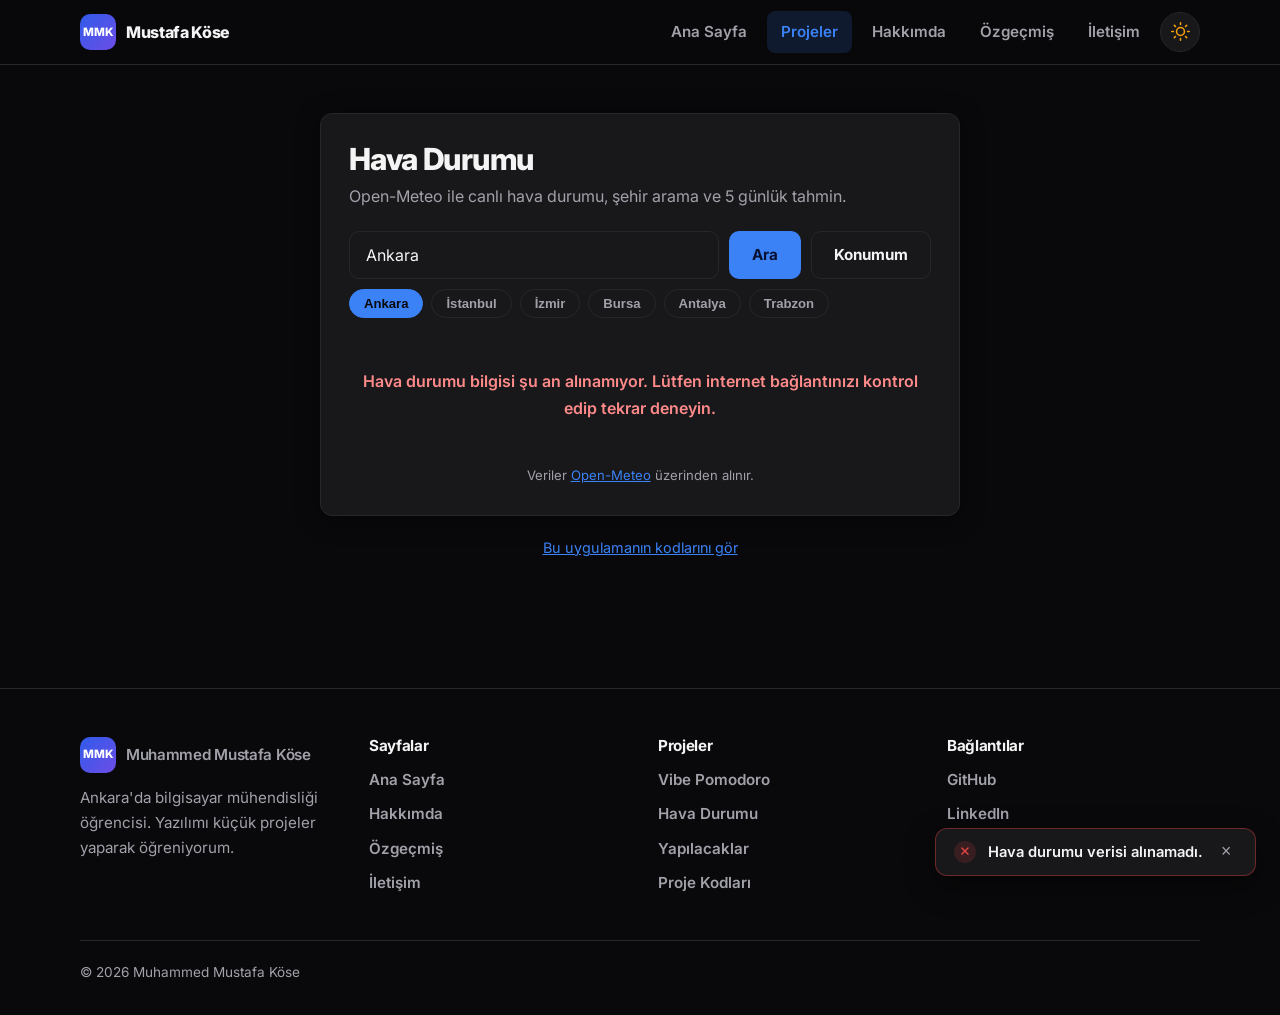
<file: havadurumu.html>
<!DOCTYPE html>
<html lang="tr">
<head>
    <meta charset="UTF-8">
    <meta name="viewport" content="width=device-width, initial-scale=1.0">
    <title>Hava Durumu Uygulaması | Muhammed Mustafa Köse</title>
    <meta name="description" content="Open-Meteo API ile çalışan hava durumu uygulaması: şehir arama, canlı sıcaklık ve 5 günlük tahmin.">
    <meta name="author" content="Muhammed Mustafa Köse">
    <meta name="theme-color" content="#0a1030">
    <meta property="og:type" content="website">
    <meta property="og:title" content="Hava Durumu Uygulaması | Muhammed Mustafa Köse">
    <meta property="og:description" content="Open-Meteo API ile çalışan hava durumu uygulaması: şehir arama, canlı sıcaklık ve 5 günlük tahmin.">
    <meta property="og:locale" content="tr_TR">
    <link rel="icon" type="image/svg+xml" href="favicon.svg">

    <link rel="preconnect" href="https://fonts.googleapis.com">
    <link rel="preconnect" href="https://fonts.gstatic.com" crossorigin>
    <link href="https://fonts.googleapis.com/css2?family=Inter:wght@400;500;600;700;800&family=Manrope:wght@400;500;600;700;800&family=Fira+Code:wght@400;500&display=swap" rel="stylesheet">
    <link rel="stylesheet" href="style.css">

    <!-- Gece modu kaydını sayfa çizilmeden uygular (RULES.md gereği varsayılan dark mode) -->
    <script>try{var t=localStorage.getItem('theme');if(t!=='light')document.documentElement.classList.add('dark-mode');}catch(e){}</script>
</head>
<body>
    <a class="skip-link" href="#icerik">İçeriğe geç</a>

    <header class="site-header">
        <nav class="nav" aria-label="Ana menü">
            <a class="brand" href="index.html" aria-label="Ana sayfa">
                <span class="brand-mark" aria-hidden="true">MMK</span>
                <span>Mustafa Köse</span>
            </a>
            <button class="icon-btn nav-toggle" type="button" aria-expanded="false" aria-controls="nav-menu" aria-label="Menüyü aç"><svg viewBox="0 0 24 24" fill="none" stroke="currentColor" stroke-width="2" stroke-linecap="round" aria-hidden="true"><path d="M4 7h16M4 12h16M4 17h16"/></svg></button>
            <ul class="nav-menu" id="nav-menu">
                <li><a class="nav-link" href="index.html">Ana Sayfa</a></li>
                <li><a class="nav-link active" href="index.html#projeler">Projeler</a></li>
                <li><a class="nav-link" href="hakkimda.html">Hakkımda</a></li>
                <li><a class="nav-link" href="cv.html">Özgeçmiş</a></li>
                <li><a class="nav-link" href="iletisim.html">İletişim</a></li>
                <li>
                    <button id="theme-toggle" class="icon-btn" type="button" aria-label="Gece temasına geç" title="Gece temasına geç">
                        <svg class="moon" viewBox="0 0 24 24" fill="none" stroke="currentColor" stroke-width="2" stroke-linecap="round" stroke-linejoin="round" aria-hidden="true"><path d="M21 12.79A9 9 0 1 1 11.21 3 7 7 0 0 0 21 12.79z"/></svg>
                        <svg class="sun" viewBox="0 0 24 24" fill="none" stroke="currentColor" stroke-width="2" stroke-linecap="round" stroke-linejoin="round" aria-hidden="true"><circle cx="12" cy="12" r="5"/><path d="M12 1v2M12 21v2M4.22 4.22l1.42 1.42M18.36 18.36l1.42 1.42M1 12h2M21 12h2M4.22 19.78l1.42-1.42M18.36 5.64l1.42-1.42"/></svg>
                    </button>
                </li>
            </ul>
        </nav>
    </header>

    <main id="icerik">
        <section class="section" style="padding-top:48px">
            <div class="wrap">
                <div class="app-shell card">
                    <h1>Hava Durumu</h1>
                    <p class="sub">Open-Meteo ile canlı hava durumu, şehir arama ve 5 günlük tahmin.</p>

                    <div class="search-wrap">
                        <div class="search-row">
                            <input type="text" id="city-input" placeholder="Şehir adı (örn. Ankara)" autocomplete="off"
                                   role="combobox" aria-expanded="false" aria-controls="suggestions-list" aria-label="Şehir adı">
                            <button id="search-btn" class="btn btn-primary" type="button">Ara</button>
                            <button id="geo-btn" class="btn btn-ghost" type="button" title="Konumumu kullan">Konumum</button>
                        </div>
                        <ul id="suggestions-list" class="suggestions hidden" role="listbox" aria-label="Şehir önerileri"></ul>
                        <div class="quick-cities" role="group" aria-label="Hızlı şehir seçimi">
                            <button type="button" class="quick-city-chip active" data-city="Ankara" data-lat="39.9334" data-lon="32.8597">Ankara</button>
                            <button type="button" class="quick-city-chip" data-city="İstanbul" data-lat="41.0082" data-lon="28.9784">İstanbul</button>
                            <button type="button" class="quick-city-chip" data-city="İzmir" data-lat="38.4192" data-lon="27.1287">İzmir</button>
                            <button type="button" class="quick-city-chip" data-city="Bursa" data-lat="40.1885" data-lon="29.0610">Bursa</button>
                            <button type="button" class="quick-city-chip" data-city="Antalya" data-lat="36.8969" data-lon="30.7133">Antalya</button>
                            <button type="button" class="quick-city-chip" data-city="Trabzon" data-lat="41.0015" data-lon="39.7178">Trabzon</button>
                        </div>
                    </div>

                    <div id="weather-result" aria-live="polite">
                        <p class="weather-msg">Yükleniyor...</p>
                    </div>

                    <p class="credit">Veriler <a href="https://open-meteo.com/" target="_blank" rel="noopener">Open-Meteo</a> üzerinden alınır.</p>
                </div>
                <p class="code-note" style="text-align:center;margin-top:20px"><a href="kodlar.html#hava">Bu uygulamanın kodlarını gör</a></p>
            </div>
        </section>
    </main>

    <footer class="site-footer">
        <div class="wrap">
            <div class="footer-grid">
                <div>
                    <a class="brand" href="index.html"><span class="brand-mark" aria-hidden="true">MMK</span><span>Muhammed Mustafa Köse</span></a>
                    <p>Ankara'da bilgisayar mühendisliği öğrencisi. Yazılımı küçük projeler yaparak öğreniyorum.</p>
                </div>
                <nav aria-label="Site bağlantıları">
                    <h2>Sayfalar</h2>
                    <ul>
                        <li><a href="index.html">Ana Sayfa</a></li>
                        <li><a href="hakkimda.html">Hakkımda</a></li>
                        <li><a href="cv.html">Özgeçmiş</a></li>
                        <li><a href="iletisim.html">İletişim</a></li>
                    </ul>
                </nav>
                <nav aria-label="Proje bağlantıları">
                    <h2>Projeler</h2>
                    <ul>
                        <li><a href="https://mustafa-portfolio.github.io/vibe-pomodoro/" target="_blank" rel="noopener">Vibe Pomodoro</a></li>
                        <li><a href="havadurumu.html">Hava Durumu</a></li>
                        <li><a href="gorevler.html">Yapılacaklar</a></li>
                        <li><a href="kodlar.html">Proje Kodları</a></li>
                    </ul>
                </nav>
                <div>
                    <h2>Bağlantılar</h2>
                    <ul>
                        <li><a href="https://github.com/mustafa-portfolio" target="_blank" rel="noopener">GitHub</a></li>
                        <li><a href="https://www.linkedin.com/in/muhammed-mustafa-k%C3%B6se-247774420" target="_blank" rel="noopener">LinkedIn</a></li>
                        <li><a href="mailto:mmustafakose53@gmail.com">mmustafakose53@gmail.com</a></li>
                    </ul>
                </div>
            </div>
            <p class="copyright">© <span id="year">2026</span> Muhammed Mustafa Köse</p>
        </div>
    </footer>

    <script src="script.js"></script>
    <script src="weather.js"></script>
</body>
</html>
</file>
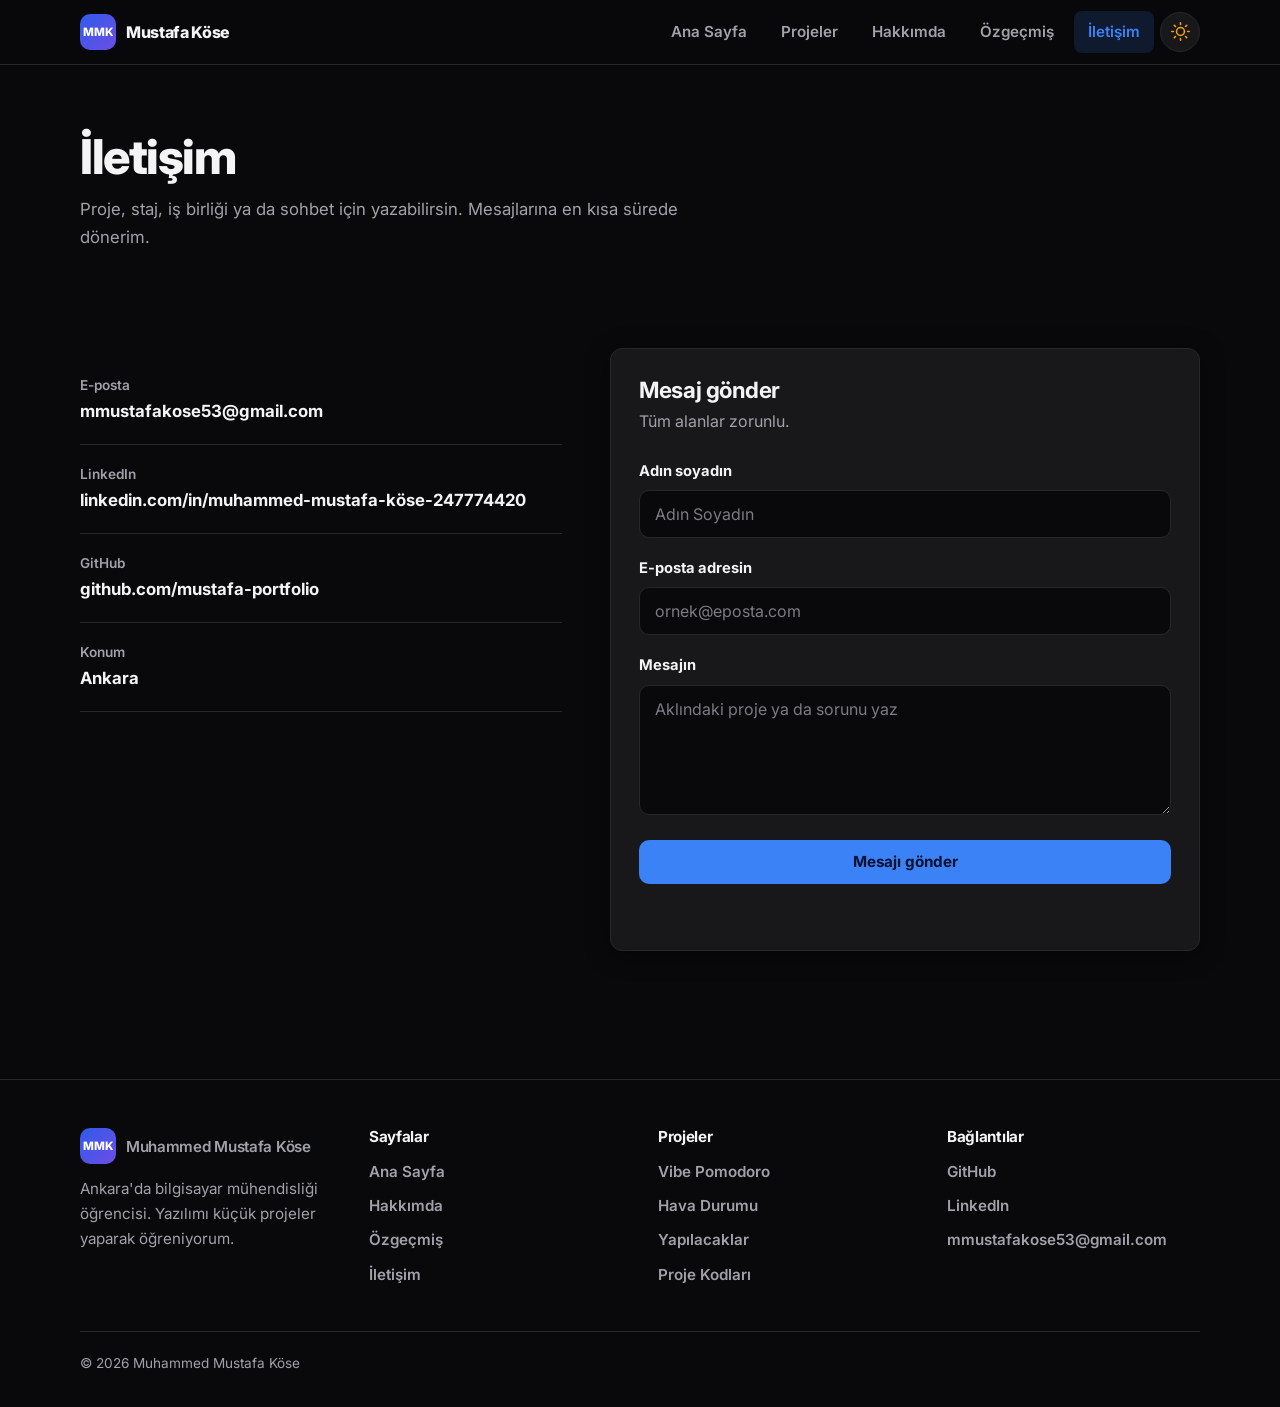
<file: iletisim.html>
<!DOCTYPE html>
<html lang="tr">
<head>
    <meta charset="UTF-8">
    <meta name="viewport" content="width=device-width, initial-scale=1.0">
    <title>İletişim | Muhammed Mustafa Köse</title>
    <meta name="description" content="Muhammed Mustafa Köse ile iletişime geç: e-posta, LinkedIn, GitHub veya iletişim formu.">
    <meta name="author" content="Muhammed Mustafa Köse">
    <meta name="theme-color" content="#0a1030">
    <meta property="og:type" content="website">
    <meta property="og:title" content="İletişim | Muhammed Mustafa Köse">
    <meta property="og:description" content="Muhammed Mustafa Köse ile iletişime geç: e-posta, LinkedIn, GitHub veya iletişim formu.">
    <meta property="og:locale" content="tr_TR">
    <link rel="icon" type="image/svg+xml" href="favicon.svg">

    <link rel="preconnect" href="https://fonts.googleapis.com">
    <link rel="preconnect" href="https://fonts.gstatic.com" crossorigin>
    <link href="https://fonts.googleapis.com/css2?family=Inter:wght@400;500;600;700;800&family=Manrope:wght@400;500;600;700;800&family=Fira+Code:wght@400;500&display=swap" rel="stylesheet">
    <link rel="stylesheet" href="style.css">

    <!-- Gece modu kaydını sayfa çizilmeden uygular (RULES.md gereği varsayılan dark mode) -->
    <script>try{var t=localStorage.getItem('theme');if(t!=='light')document.documentElement.classList.add('dark-mode');}catch(e){}</script>
</head>
<body>
    <a class="skip-link" href="#icerik">İçeriğe geç</a>

    <header class="site-header">
        <nav class="nav" aria-label="Ana menü">
            <a class="brand" href="index.html" aria-label="Ana sayfa">
                <span class="brand-mark" aria-hidden="true">MMK</span>
                <span>Mustafa Köse</span>
            </a>
            <button class="icon-btn nav-toggle" type="button" aria-expanded="false" aria-controls="nav-menu" aria-label="Menüyü aç"><svg viewBox="0 0 24 24" fill="none" stroke="currentColor" stroke-width="2" stroke-linecap="round" aria-hidden="true"><path d="M4 7h16M4 12h16M4 17h16"/></svg></button>
            <ul class="nav-menu" id="nav-menu">
                <li><a class="nav-link" href="index.html">Ana Sayfa</a></li>
                <li><a class="nav-link" href="index.html#projeler">Projeler</a></li>
                <li><a class="nav-link" href="hakkimda.html">Hakkımda</a></li>
                <li><a class="nav-link" href="cv.html">Özgeçmiş</a></li>
                <li><a class="nav-link active" href="iletisim.html" aria-current="page">İletişim</a></li>
                <li>
                    <button id="theme-toggle" class="icon-btn" type="button" aria-label="Gece temasına geç" title="Gece temasına geç">
                        <svg class="moon" viewBox="0 0 24 24" fill="none" stroke="currentColor" stroke-width="2" stroke-linecap="round" stroke-linejoin="round" aria-hidden="true"><path d="M21 12.79A9 9 0 1 1 11.21 3 7 7 0 0 0 21 12.79z"/></svg>
                        <svg class="sun" viewBox="0 0 24 24" fill="none" stroke="currentColor" stroke-width="2" stroke-linecap="round" stroke-linejoin="round" aria-hidden="true"><circle cx="12" cy="12" r="5"/><path d="M12 1v2M12 21v2M4.22 4.22l1.42 1.42M18.36 18.36l1.42 1.42M1 12h2M21 12h2M4.22 19.78l1.42-1.42M18.36 5.64l1.42-1.42"/></svg>
                    </button>
                </li>
            </ul>
        </nav>
    </header>

    <main id="icerik">
        <div class="wrap page-title">
            <h1>İletişim</h1>
            <p>Proje, staj, iş birliği ya da sohbet için yazabilirsin. Mesajlarına en kısa sürede dönerim.</p>
        </div>

        <section class="section">
            <div class="wrap contact-grid">
                <div>
                    <ul class="contact-list">
                        <li><span class="label">E-posta</span><a href="mailto:mmustafakose53@gmail.com">mmustafakose53@gmail.com</a></li>
                        <li><span class="label">LinkedIn</span><a href="https://www.linkedin.com/in/muhammed-mustafa-k%C3%B6se-247774420" target="_blank" rel="noopener">linkedin.com/in/muhammed-mustafa-köse-247774420</a></li>
                        <li><span class="label">GitHub</span><a href="https://github.com/mustafa-portfolio" target="_blank" rel="noopener">github.com/mustafa-portfolio</a></li>
                        <li><span class="label">Konum</span><span class="value">Ankara</span></li>
                    </ul>
                </div>

                <form id="contact-form" class="card form-card" action="https://formspree.io/f/mlgqwjyj" method="POST">
                    <h2>Mesaj gönder</h2>
                    <p class="sub">Tüm alanlar zorunlu.</p>

                    <div class="field">
                        <label for="name">Adın soyadın</label>
                        <input type="text" id="name" name="name" required autocomplete="name" placeholder="Adın Soyadın">
                    </div>
                    <div class="field">
                        <label for="email">E-posta adresin</label>
                        <input type="email" id="email" name="email" required autocomplete="email" placeholder="ornek@eposta.com">
                    </div>
                    <div class="field">
                        <label for="message">Mesajın</label>
                        <textarea id="message" name="message" rows="5" required placeholder="Aklındaki proje ya da sorunu yaz"></textarea>
                    </div>

                    <!-- Spam botlarını yakalamak için gizli alan: insanlar doldurmaz -->
                    <input class="hp" type="text" name="_gotcha" tabindex="-1" autocomplete="off" aria-hidden="true">
                    <input type="hidden" name="_subject" value="Siteden yeni mesaj">

                    <button type="submit" class="btn btn-primary" style="width:100%"><span>Mesajı gönder</span></button>
                    <p id="form-status" class="form-status" role="status" aria-live="polite"></p>
                </form>
            </div>
        </section>
    </main>

    <footer class="site-footer">
        <div class="wrap">
            <div class="footer-grid">
                <div>
                    <a class="brand" href="index.html"><span class="brand-mark" aria-hidden="true">MMK</span><span>Muhammed Mustafa Köse</span></a>
                    <p>Ankara'da bilgisayar mühendisliği öğrencisi. Yazılımı küçük projeler yaparak öğreniyorum.</p>
                </div>
                <nav aria-label="Site bağlantıları">
                    <h2>Sayfalar</h2>
                    <ul>
                        <li><a href="index.html">Ana Sayfa</a></li>
                        <li><a href="hakkimda.html">Hakkımda</a></li>
                        <li><a href="cv.html">Özgeçmiş</a></li>
                        <li><a href="iletisim.html">İletişim</a></li>
                    </ul>
                </nav>
                <nav aria-label="Proje bağlantıları">
                    <h2>Projeler</h2>
                    <ul>
                        <li><a href="https://mustafa-portfolio.github.io/vibe-pomodoro/" target="_blank" rel="noopener">Vibe Pomodoro</a></li>
                        <li><a href="havadurumu.html">Hava Durumu</a></li>
                        <li><a href="gorevler.html">Yapılacaklar</a></li>
                        <li><a href="kodlar.html">Proje Kodları</a></li>
                    </ul>
                </nav>
                <div>
                    <h2>Bağlantılar</h2>
                    <ul>
                        <li><a href="https://github.com/mustafa-portfolio" target="_blank" rel="noopener">GitHub</a></li>
                        <li><a href="https://www.linkedin.com/in/muhammed-mustafa-k%C3%B6se-247774420" target="_blank" rel="noopener">LinkedIn</a></li>
                        <li><a href="mailto:mmustafakose53@gmail.com">mmustafakose53@gmail.com</a></li>
                    </ul>
                </div>
            </div>
            <p class="copyright">© <span id="year">2026</span> Muhammed Mustafa Köse</p>
        </div>
    </footer>

    <script src="script.js"></script>
</body>
</html>
</file>
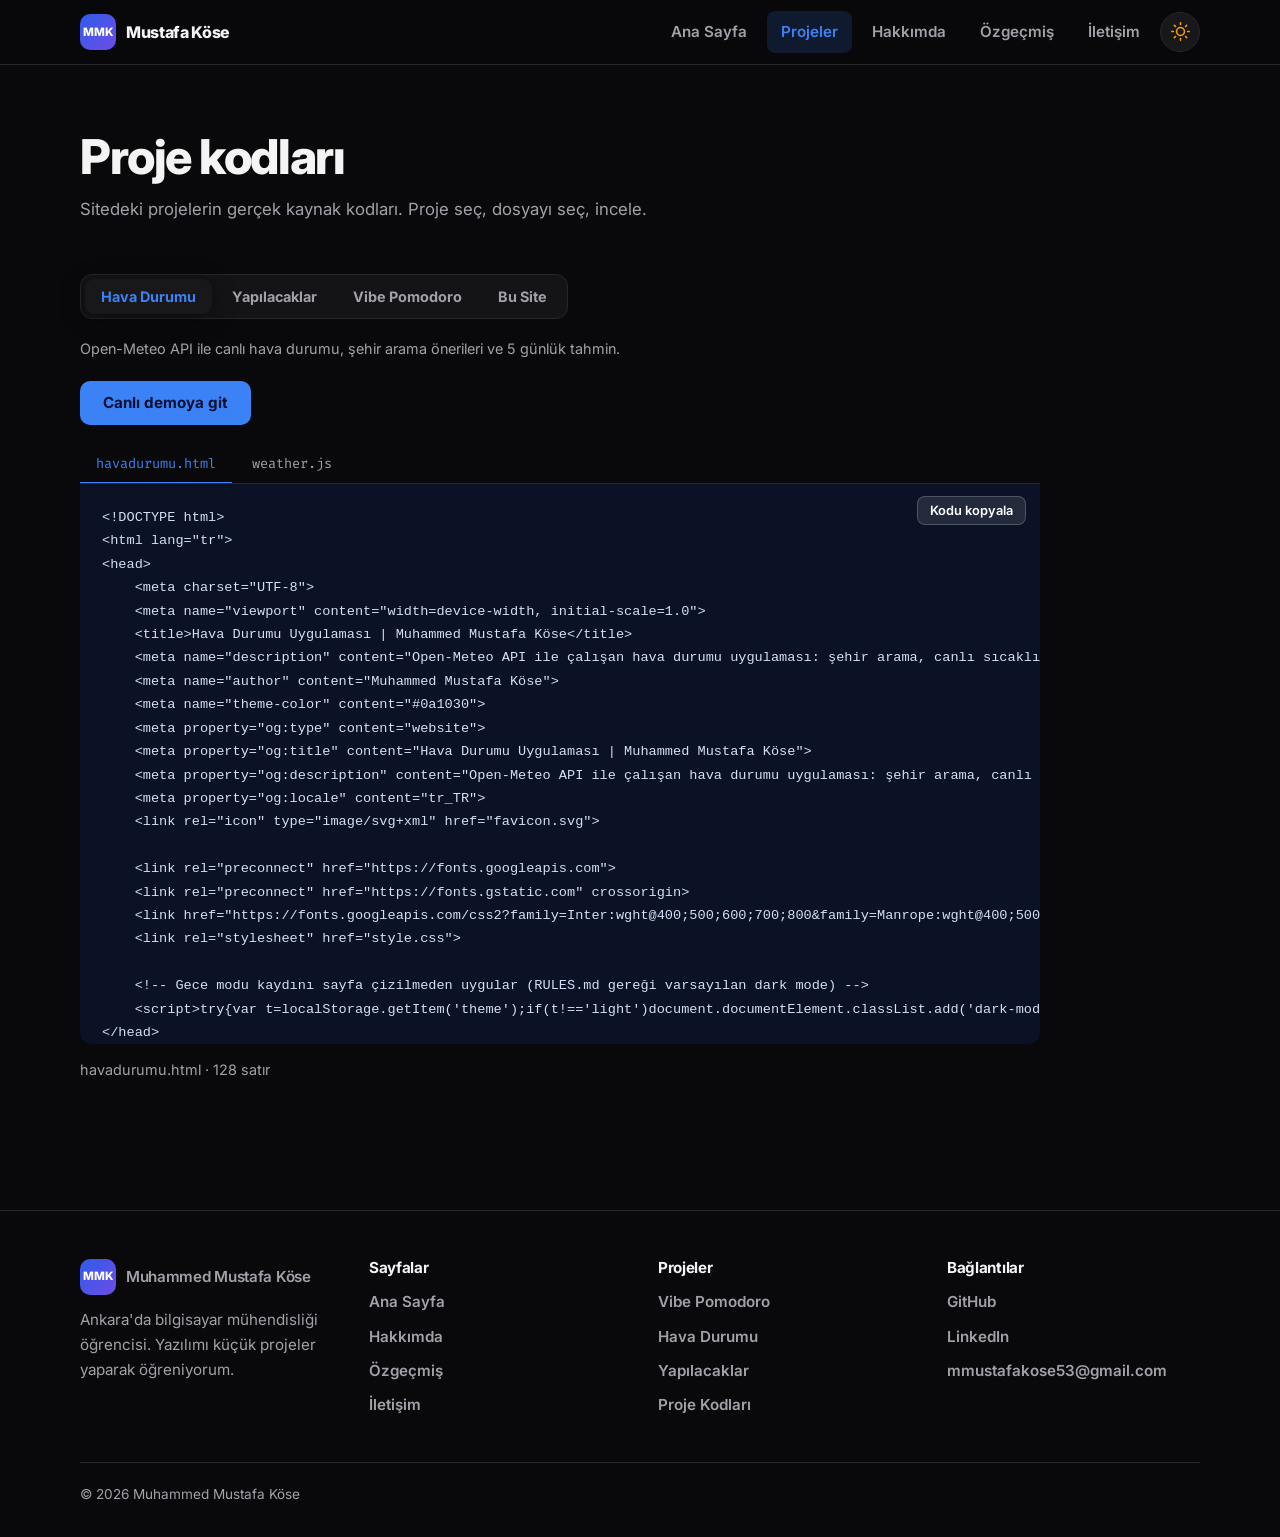
<file: kodlar.html>
<!DOCTYPE html>
<html lang="tr">
<head>
    <meta charset="UTF-8">
    <meta name="viewport" content="width=device-width, initial-scale=1.0">
    <title>Proje Kodları | Muhammed Mustafa Köse</title>
    <meta name="description" content="Muhammed Mustafa Köse projelerinin kaynak kodları: hava durumu, yapılacaklar listesi ve kişisel site.">
    <meta name="author" content="Muhammed Mustafa Köse">
    <meta name="theme-color" content="#0a1030">
    <meta property="og:type" content="website">
    <meta property="og:title" content="Proje Kodları | Muhammed Mustafa Köse">
    <meta property="og:description" content="Muhammed Mustafa Köse projelerinin kaynak kodları: hava durumu, yapılacaklar listesi ve kişisel site.">
    <meta property="og:locale" content="tr_TR">
    <link rel="icon" type="image/svg+xml" href="favicon.svg">

    <link rel="preconnect" href="https://fonts.googleapis.com">
    <link rel="preconnect" href="https://fonts.gstatic.com" crossorigin>
    <link href="https://fonts.googleapis.com/css2?family=Inter:wght@400;500;600;700;800&family=Manrope:wght@400;500;600;700;800&family=Fira+Code:wght@400;500&display=swap" rel="stylesheet">
    <link rel="stylesheet" href="style.css">

    <!-- Gece modu kaydını sayfa çizilmeden uygular (RULES.md gereği varsayılan dark mode) -->
    <script>try{var t=localStorage.getItem('theme');if(t!=='light')document.documentElement.classList.add('dark-mode');}catch(e){}</script>
</head>
<body>
    <a class="skip-link" href="#icerik">İçeriğe geç</a>

    <header class="site-header">
        <nav class="nav" aria-label="Ana menü">
            <a class="brand" href="index.html" aria-label="Ana sayfa">
                <span class="brand-mark" aria-hidden="true">MMK</span>
                <span>Mustafa Köse</span>
            </a>
            <button class="icon-btn nav-toggle" type="button" aria-expanded="false" aria-controls="nav-menu" aria-label="Menüyü aç"><svg viewBox="0 0 24 24" fill="none" stroke="currentColor" stroke-width="2" stroke-linecap="round" aria-hidden="true"><path d="M4 7h16M4 12h16M4 17h16"/></svg></button>
            <ul class="nav-menu" id="nav-menu">
                <li><a class="nav-link" href="index.html">Ana Sayfa</a></li>
                <li><a class="nav-link active" href="index.html#projeler">Projeler</a></li>
                <li><a class="nav-link" href="hakkimda.html">Hakkımda</a></li>
                <li><a class="nav-link" href="cv.html">Özgeçmiş</a></li>
                <li><a class="nav-link" href="iletisim.html">İletişim</a></li>
                <li>
                    <button id="theme-toggle" class="icon-btn" type="button" aria-label="Gece temasına geç" title="Gece temasına geç">
                        <svg class="moon" viewBox="0 0 24 24" fill="none" stroke="currentColor" stroke-width="2" stroke-linecap="round" stroke-linejoin="round" aria-hidden="true"><path d="M21 12.79A9 9 0 1 1 11.21 3 7 7 0 0 0 21 12.79z"/></svg>
                        <svg class="sun" viewBox="0 0 24 24" fill="none" stroke="currentColor" stroke-width="2" stroke-linecap="round" stroke-linejoin="round" aria-hidden="true"><circle cx="12" cy="12" r="5"/><path d="M12 1v2M12 21v2M4.22 4.22l1.42 1.42M18.36 18.36l1.42 1.42M1 12h2M21 12h2M4.22 19.78l1.42-1.42M18.36 5.64l1.42-1.42"/></svg>
                    </button>
                </li>
            </ul>
        </nav>
    </header>

    <main id="icerik">
        <div class="wrap page-title">
            <h1>Proje kodları</h1>
            <p>Sitedeki projelerin gerçek kaynak kodları. Proje seç, dosyayı seç, incele.</p>
        </div>

        <section class="section" style="padding-top:24px">
            <div class="wrap"><div class="code-app">
                <div class="seg" id="project-buttons" role="group" aria-label="Proje seç"></div>
                <p id="project-desc" class="code-note" style="margin:0 0 20px"></p>
                <p style="margin-bottom:20px"><a class="btn btn-primary" id="demo-link" href="index.html">Canlı demoya git</a></p>

                <div class="code-tabs" id="code-tabs" role="tablist" aria-label="Dosyalar"></div>
                <div class="code-box">
                    <button class="copy-btn" id="copy-btn" type="button">Kodu kopyala</button>
                    <pre><code id="code-content"></code></pre>
                </div>
                <p class="code-note" id="code-note" aria-live="polite"></p>
            </div></div>
        </section>
    </main>

    <footer class="site-footer">
        <div class="wrap">
            <div class="footer-grid">
                <div>
                    <a class="brand" href="index.html"><span class="brand-mark" aria-hidden="true">MMK</span><span>Muhammed Mustafa Köse</span></a>
                    <p>Ankara'da bilgisayar mühendisliği öğrencisi. Yazılımı küçük projeler yaparak öğreniyorum.</p>
                </div>
                <nav aria-label="Site bağlantıları">
                    <h2>Sayfalar</h2>
                    <ul>
                        <li><a href="index.html">Ana Sayfa</a></li>
                        <li><a href="hakkimda.html">Hakkımda</a></li>
                        <li><a href="cv.html">Özgeçmiş</a></li>
                        <li><a href="iletisim.html">İletişim</a></li>
                    </ul>
                </nav>
                <nav aria-label="Proje bağlantıları">
                    <h2>Projeler</h2>
                    <ul>
                        <li><a href="https://mustafa-portfolio.github.io/vibe-pomodoro/" target="_blank" rel="noopener">Vibe Pomodoro</a></li>
                        <li><a href="havadurumu.html">Hava Durumu</a></li>
                        <li><a href="gorevler.html">Yapılacaklar</a></li>
                        <li><a href="kodlar.html">Proje Kodları</a></li>
                    </ul>
                </nav>
                <div>
                    <h2>Bağlantılar</h2>
                    <ul>
                        <li><a href="https://github.com/mustafa-portfolio" target="_blank" rel="noopener">GitHub</a></li>
                        <li><a href="https://www.linkedin.com/in/muhammed-mustafa-k%C3%B6se-247774420" target="_blank" rel="noopener">LinkedIn</a></li>
                        <li><a href="mailto:mmustafakose53@gmail.com">mmustafakose53@gmail.com</a></li>
                    </ul>
                </div>
            </div>
            <p class="copyright">© <span id="year">2026</span> Muhammed Mustafa Köse</p>
        </div>
    </footer>

    <script src="script.js"></script>
    <script src="kodlar.js"></script>
</body>
</html>
</file>
<file: style.css>
/* ==========================================================
   Muhammed Mustafa Köse — Kişisel Site
   İçindekiler:
   1. Renkler ve temel değişkenler (açık / koyu tema)
   2. Temel stiller
   3. Menü (navbar)
   4. Butonlar ve ortak parçalar
   5. Ana sayfa: kapak (hero) ve kod penceresi
   6. Ana sayfa: şu an, beceriler, projeler, yol haritası, çağrı
   7. Hakkımda sayfası
   8. Özgeçmiş sayfası (+ yazdırma)
   9. İletişim sayfası
   10. Hava durumu uygulaması
   11. Yapılacaklar uygulaması
   12. Kod görüntüleyici
   13. Alt bilgi (footer) ve 404
   14. Mobil uyum ve hareket tercihi
   ========================================================== */

/* ---------- 1. RENKLER ---------- */
:root {
    --bg: #09090b;
    --surface: #18181b;
    --surface-2: #141417;
    --text: #f4f4f5;
    --muted: #a1a1aa;
    --line: #27272a;
    --brand: #3b82f6;
    --brand-strong: #60a5fa;
    --brand-soft: rgba(59, 130, 246, 0.15);
    --accent: #f59e0b;
    --ok: #10b981;
    --danger: #ef4444;
    --focus: #3b82f6;

    --hero-bg: #09090b;
    --hero-text: #f4f4f5;
    --hero-muted: #a1a1aa;

    --radius: 12px;
    --radius-sm: 8px;
    --shadow: 0 4px 20px rgba(0, 0, 0, 0.4), 0 1px 3px rgba(0, 0, 0, 0.3);

    --font: 'Inter', 'Manrope', system-ui, -apple-system, 'Segoe UI', Roboto, sans-serif;
    --mono: 'Fira Code', ui-monospace, 'SFMono-Regular', Menlo, Consolas, monospace;
    color-scheme: dark;
}

html.dark-mode {
    --bg: #09090b;
    --surface: #18181b;
    --surface-2: #141417;
    --text: #f4f4f5;
    --muted: #a1a1aa;
    --line: #27272a;
    --brand: #3b82f6;
    --brand-strong: #60a5fa;
    --brand-soft: rgba(59, 130, 246, 0.15);
    --shadow: 0 4px 24px rgba(0, 0, 0, 0.45);
    --hero-bg: #09090b;
    --focus: #60a5fa;
    color-scheme: dark;
}

html:not(.dark-mode) {
    --bg: #f8fafc;
    --surface: #ffffff;
    --surface-2: #f1f5f9;
    --text: #0f172a;
    --muted: #64748b;
    --line: #e2e8f0;
    --brand: #2563eb;
    --brand-strong: #1d4ed8;
    --brand-soft: rgba(37, 99, 235, 0.1);
    --shadow: 0 1px 3px rgba(15, 23, 42, 0.08), 0 8px 24px rgba(15, 23, 42, 0.06);
    --hero-bg: #0b112c;
    --focus: #2563eb;
    color-scheme: light;
}

/* ---------- 2. TEMEL ---------- */
*, *::before, *::after { box-sizing: border-box; }

html { scroll-behavior: smooth; -webkit-text-size-adjust: 100%; }

body {
    margin: 0;
    font-family: var(--font);
    font-size: 1rem;
    line-height: 1.65;
    color: var(--text);
    background: var(--bg);
    transition: background-color 0.25s ease, color 0.25s ease;
}

h1, h2, h3, h4 { line-height: 1.15; letter-spacing: -0.02em; margin: 0; }
p { margin: 0; }
a { color: var(--brand); }
img, svg { max-width: 100%; }
ul, ol { margin: 0; padding: 0; }

:focus-visible { outline: 3px solid var(--focus); outline-offset: 3px; border-radius: 4px; }

.wrap { width: min(1120px, calc(100% - 40px)); margin-inline: auto; }
.section { padding: 88px 0; }
.section-tight { padding: 56px 0; }
.section-alt { background: var(--surface-2); border-block: 1px solid var(--line); }

.section-head { margin-bottom: 40px; max-width: 62ch; }
.section-head h2 { font-size: clamp(1.7rem, 3.2vw, 2.3rem); font-weight: 800; }
.section-head p { color: var(--muted); margin-top: 12px; }

.visually-hidden {
    position: absolute; width: 1px; height: 1px; padding: 0; margin: -1px;
    overflow: hidden; clip: rect(0, 0, 0, 0); white-space: nowrap; border: 0;
}

.skip-link {
    position: absolute; left: 12px; top: -60px; z-index: 2000;
    background: var(--brand); color: #fff; padding: 10px 16px; border-radius: 8px;
    text-decoration: none; font-weight: 700;
}
.skip-link:focus { top: 12px; }

.hidden { display: none !important; }

/* ---------- 3. MENÜ ---------- */
.site-header {
    position: sticky; top: 0; z-index: 1000;
    background: color-mix(in srgb, var(--bg) 86%, transparent);
    backdrop-filter: blur(14px);
    -webkit-backdrop-filter: blur(14px);
    border-bottom: 1px solid var(--line);
}

.nav {
    display: flex; align-items: center; justify-content: space-between;
    width: min(1120px, calc(100% - 40px)); margin-inline: auto; height: 64px;
}

.brand {
    display: flex; align-items: center; gap: 10px;
    text-decoration: none; color: var(--text); font-weight: 800; letter-spacing: -0.02em;
}

.brand-mark {
    display: grid; place-items: center; width: 36px; height: 36px; border-radius: 10px;
    background: linear-gradient(135deg, #2f5bea, #6d4de6); color: #fff;
    font-size: 0.72rem; font-weight: 800; letter-spacing: 0;
}

.nav-menu { display: flex; align-items: center; gap: 6px; list-style: none; }

.nav-menu a.nav-link {
    display: block; padding: 8px 14px; border-radius: 8px;
    color: var(--muted); font-weight: 600; font-size: 0.95rem; text-decoration: none;
    transition: color 0.2s, background-color 0.2s;
}
.nav-menu a.nav-link:hover { color: var(--text); background: var(--brand-soft); }
.nav-menu a.nav-link.active { color: var(--brand); background: var(--brand-soft); }

.icon-btn {
    display: grid; place-items: center; width: 40px; height: 40px; padding: 0;
    border-radius: 50%; border: 1px solid var(--line); background: var(--surface);
    color: var(--muted); cursor: pointer; transition: color 0.2s, border-color 0.2s;
}
.icon-btn:hover { color: var(--brand); border-color: var(--brand); }
.icon-btn svg { width: 19px; height: 19px; }

#theme-toggle .sun { display: none; }
html.dark-mode #theme-toggle .sun { display: block; color: var(--accent); }
html.dark-mode #theme-toggle .moon { display: none; }

.nav-toggle { display: none; }

/* ---------- 4. BUTONLAR VE ORTAK PARÇALAR ---------- */
.btn {
    display: inline-flex; align-items: center; justify-content: center; gap: 8px;
    padding: 12px 22px; border-radius: 10px; border: 1px solid transparent;
    font-family: inherit; font-size: 0.95rem; font-weight: 700; line-height: 1.2;
    text-decoration: none; cursor: pointer;
    transition: background-color 0.2s, border-color 0.2s, color 0.2s, transform 0.15s;
}
.btn:active { transform: translateY(1px); }

.btn-primary { background: var(--brand); color: #fff; }
.btn-primary:hover { background: var(--brand-strong); }
html.dark-mode .btn-primary { color: #0a1030; }

.btn-ghost { background: transparent; color: var(--text); border-color: var(--line); }
.btn-ghost:hover { border-color: var(--brand); color: var(--brand); }

.btn-light { background: #fff; color: #0a1030; }
.btn-light:hover { background: #e3e9ff; }

.btn-outline-light { background: transparent; color: #fff; border-color: rgba(255, 255, 255, 0.35); }
.btn-outline-light:hover { border-color: #fff; background: rgba(255, 255, 255, 0.08); }

.btn-row { display: flex; flex-wrap: wrap; gap: 12px; }

.chips { display: flex; flex-wrap: wrap; gap: 8px; list-style: none; }
.chip {
    display: inline-block; padding: 4px 12px; border-radius: 999px;
    background: var(--brand-soft); color: var(--brand);
    font-size: 0.82rem; font-weight: 700;
}

.card {
    background: var(--surface); border: 1px solid var(--line);
    border-radius: var(--radius); padding: 28px; box-shadow: var(--shadow);
    backdrop-filter: blur(12px); -webkit-backdrop-filter: blur(12px);
    transition: all 0.2s ease;
}
.card:hover {
    border-color: rgba(59, 130, 246, 0.35);
}

/* ---------- 5. KAPAK (HERO) ---------- */
.hero {
    position: relative; overflow: hidden;
    background:
        radial-gradient(800px 420px at 85% 10%, rgba(80, 110, 255, 0.35), transparent 60%),
        radial-gradient(700px 400px at 5% 95%, rgba(130, 80, 230, 0.28), transparent 60%),
        var(--hero-bg);
    color: var(--hero-text);
}

.hero::before {
    content: ''; position: absolute; inset: 0; pointer-events: none;
    background-image:
        linear-gradient(rgba(255, 255, 255, 0.045) 1px, transparent 1px),
        linear-gradient(90deg, rgba(255, 255, 255, 0.045) 1px, transparent 1px);
    background-size: 44px 44px;
    -webkit-mask-image: radial-gradient(ellipse at 60% 40%, #000 0%, transparent 72%);
    mask-image: radial-gradient(ellipse at 60% 40%, #000 0%, transparent 72%);
}

.hero-inner {
    position: relative;
    display: grid; grid-template-columns: 1.05fr 0.95fr; gap: 56px; align-items: center;
    min-height: min(760px, calc(100svh - 64px)); padding: 72px 0;
}

.hero-role { color: #9db1ff; font-weight: 700; margin-bottom: 14px; font-size: 1.05rem; }

.hero h1 {
    font-size: clamp(2.5rem, 6vw, 4.4rem); font-weight: 800;
    letter-spacing: -0.035em; line-height: 1.03;
}

.hero-lead { color: var(--hero-muted); font-size: 1.12rem; max-width: 46ch; margin: 22px 0 32px; }

.hero .btn-row { margin-bottom: 30px; }

.hero-links { display: flex; flex-wrap: wrap; gap: 20px; list-style: none; }
.hero-links a { color: var(--hero-muted); text-decoration: none; font-weight: 600; font-size: 0.95rem; }
.hero-links a:hover { color: #fff; text-decoration: underline; }

/* Kod penceresi */
.editor {
    background: #0b1226; border: 1px solid rgba(255, 255, 255, 0.12);
    border-radius: 14px; box-shadow: 0 30px 60px rgba(0, 0, 0, 0.45);
    overflow: hidden; font-family: var(--mono); font-size: 0.86rem;
}
.editor-bar {
    display: flex; align-items: center; gap: 8px; padding: 12px 16px;
    background: #0f1830; border-bottom: 1px solid rgba(255, 255, 255, 0.08);
}
.editor-bar i { width: 11px; height: 11px; border-radius: 50%; background: #3a4670; display: block; }
.editor-bar i:nth-child(1) { background: #ff6b6b; }
.editor-bar i:nth-child(2) { background: #f2b13c; }
.editor-bar i:nth-child(3) { background: #4cd38a; }
.editor-bar span { margin-left: 10px; color: #8391b8; font-size: 0.78rem; }

.editor pre { margin: 0; padding: 20px 22px 24px; overflow-x: auto; color: #d6def7; line-height: 1.75; }
.editor .ln { display: block; opacity: 0; animation: lineIn 0.4s ease forwards; animation-delay: calc(var(--i) * 110ms + 300ms); white-space: pre; }
.editor .k { color: #f2b13c; }
.editor .p { color: #8ea6ff; }
.editor .s { color: #9be3b0; }
.editor .n { color: #ff9fb0; }
.editor .c { color: #6d7aa0; }
.editor .caret {
    display: inline-block; width: 8px; height: 1.05em; background: #9db1ff;
    vertical-align: text-bottom; margin-left: 2px; animation: blink 1.1s steps(1) infinite;
}

@keyframes lineIn { from { opacity: 0; transform: translateX(-6px); } to { opacity: 1; transform: none; } }
@keyframes blink { 50% { opacity: 0; } }

/* ---------- 6. ANA SAYFA BÖLÜMLERİ ---------- */
/* Şu an */
.now { display: grid; grid-template-columns: repeat(3, 1fr); }
.now > div { padding: 8px 32px; border-left: 1px solid var(--line); }
.now > div:first-child { padding-left: 0; border-left: 0; }
.now h3 { font-size: 1.05rem; margin-bottom: 8px; }
.now p { color: var(--muted); }

/* Beceriler */
.skill-groups { display: grid; grid-template-columns: repeat(2, 1fr); gap: 28px 56px; }
.skill-group h3 { font-size: 1.1rem; margin-bottom: 6px; padding-bottom: 12px; border-bottom: 2px solid var(--text); }
.skill-list { list-style: none; }
.skill-list li {
    display: flex; align-items: center; justify-content: space-between; gap: 16px;
    padding: 13px 0; border-bottom: 1px solid var(--line);
}
.skill-list .name { font-weight: 700; }
.skill-list .note { color: var(--muted); font-size: 0.88rem; display: block; font-weight: 500; }
.level { display: flex; align-items: center; gap: 10px; color: var(--muted); font-size: 0.85rem; font-weight: 600; white-space: nowrap; }
.dots { display: inline-flex; gap: 4px; }
.dots span { width: 9px; height: 9px; border-radius: 50%; background: var(--line); }
.dots span.on { background: var(--brand); }

/* Projeler */
.projects { list-style: none; border-top: 1px solid var(--line); }
.project {
    display: grid; grid-template-columns: 150px 1fr auto; gap: 8px 36px; align-items: start;
    padding: 32px 0; border-bottom: 1px solid var(--line);
    transition: all 0.2s ease;
}
.project:hover {
    border-bottom-color: rgba(59, 130, 246, 0.4);
}
.project-meta { display: flex; flex-direction: column; gap: 8px; align-items: flex-start; padding-top: 4px; }
.status { font-size: 0.82rem; font-weight: 700; color: var(--muted); display: inline-flex; align-items: center; gap: 7px; }
.status::before { content: ''; width: 8px; height: 8px; border-radius: 50%; background: var(--ok); }
.status.soon::before { background: var(--accent); }
.project h3 { font-size: 1.35rem; margin-bottom: 8px; }
.project p { color: var(--muted); max-width: 60ch; margin-bottom: 14px; }
.project-actions { display: flex; flex-direction: column; gap: 10px; min-width: 150px; }
.project-actions .btn { padding: 10px 18px; font-size: 0.9rem; }

/* Yol haritası */
.roadmap { list-style: none; counter-reset: step; display: grid; grid-template-columns: repeat(4, 1fr); gap: 24px; position: relative; }
.roadmap li { position: relative; padding-top: 58px; counter-increment: step; }
.roadmap li::before {
    content: counter(step); position: absolute; top: 0; left: 0;
    width: 40px; height: 40px; border-radius: 50%; display: grid; place-items: center;
    background: var(--surface); border: 2px solid var(--brand); color: var(--brand); font-weight: 800; z-index: 1;
}
.roadmap li::after { content: ''; position: absolute; top: 19px; left: 40px; right: -24px; height: 2px; background: var(--line); }
.roadmap li:last-child::after { display: none; }
.roadmap li.now-step::before { background: var(--brand); color: #fff; }
html.dark-mode .roadmap li.now-step::before { color: #0a1030; }
.roadmap h3 { font-size: 1.05rem; margin-bottom: 6px; }
.roadmap p { color: var(--muted); font-size: 0.95rem; }
.roadmap .when { display: block; font-size: 0.82rem; font-weight: 700; color: var(--brand); margin-bottom: 4px; }

/* Çağrı bandı */
.cta-band {
    background:
        radial-gradient(600px 300px at 90% 0%, rgba(100, 130, 255, 0.35), transparent 60%),
        var(--hero-bg);
    color: var(--hero-text); border-radius: 22px; padding: 56px 48px; border: 1px solid rgba(255, 255, 255, 0.12);
    display: flex; align-items: center; justify-content: space-between; gap: 32px; flex-wrap: wrap;
}
.cta-band h2 { font-size: clamp(1.6rem, 3vw, 2.1rem); font-weight: 800; margin-bottom: 10px; }
.cta-band p { color: var(--hero-muted); max-width: 46ch; }

/* ---------- 7. HAKKIMDA ---------- */
.page-title { padding: 64px 0 8px; }
.page-title h1 { font-size: clamp(2rem, 4.5vw, 3rem); font-weight: 800; letter-spacing: -0.03em; }
.page-title p { color: var(--muted); margin-top: 12px; max-width: 58ch; font-size: 1.05rem; }

.about-intro { display: grid; grid-template-columns: 200px 1fr; gap: 48px; align-items: start; }
.avatar {
    width: 200px; height: 200px; border-radius: 50%; display: grid; place-items: center;
    background: linear-gradient(135deg, #2f5bea, #6d4de6); color: #fff;
    font-size: 3.4rem; font-weight: 800; letter-spacing: -0.04em;
    box-shadow: 0 20px 40px rgba(47, 91, 234, 0.3);
}
.prose p { color: var(--muted); max-width: 64ch; margin-bottom: 16px; font-size: 1.05rem; }
.prose p strong { color: var(--text); }
.prose h2 { font-size: 1.5rem; margin-bottom: 16px; }

.two-col { display: grid; grid-template-columns: repeat(2, 1fr); gap: 48px; }
.block-title { font-size: 1.35rem; font-weight: 800; margin-bottom: 20px; }

.timeline { list-style: none; position: relative; padding-left: 28px; }
.timeline::before { content: ''; position: absolute; left: 6px; top: 8px; bottom: 8px; width: 2px; background: var(--line); }
.timeline li { position: relative; padding-bottom: 26px; }
.timeline li:last-child { padding-bottom: 0; }
.timeline li::before {
    content: ''; position: absolute; left: -28px; top: 7px; width: 14px; height: 14px;
    border-radius: 50%; background: var(--bg); border: 3px solid var(--brand);
}
.timeline .date { display: block; font-size: 0.85rem; font-weight: 700; color: var(--brand); }
.timeline h3 { font-size: 1.1rem; margin: 2px 0 4px; }
.timeline p { color: var(--muted); }

.info-list { list-style: none; }
.info-list li { display: flex; justify-content: space-between; gap: 20px; padding: 13px 0; border-bottom: 1px solid var(--line); }
.info-list li span:first-child { color: var(--muted); }
.info-list li span:last-child { font-weight: 700; text-align: right; }

.interest-grid { display: grid; grid-template-columns: repeat(3, 1fr); gap: 20px; }
.interest h3 { font-size: 1.1rem; margin-bottom: 8px; }
.interest p { color: var(--muted); margin-bottom: 14px; }

/* ---------- 8. ÖZGEÇMİŞ ---------- */
.cv-actions { display: flex; flex-wrap: wrap; gap: 12px; margin: 28px 0 36px; }

.cv-sheet {
    background: var(--surface); border: 1px solid var(--line); border-radius: var(--radius);
    box-shadow: var(--shadow); padding: 56px 60px; max-width: 860px;
}
.cv-sheet header { padding-bottom: 22px; border-bottom: 2px solid var(--text); margin-bottom: 26px; }
.cv-sheet h1 { font-size: 2.1rem; font-weight: 800; letter-spacing: -0.03em; }
.cv-sheet .cv-role { color: var(--brand); font-weight: 700; margin-top: 4px; }
.cv-contact { display: flex; flex-wrap: wrap; gap: 4px 20px; list-style: none; margin-top: 14px; color: var(--muted); font-size: 0.92rem; }
.cv-contact a { color: var(--muted); }
.cv-section { margin-bottom: 26px; }
.cv-section h2 { font-size: 1.05rem; font-weight: 800; margin-bottom: 10px; padding-bottom: 6px; border-bottom: 1px solid var(--line); }
.cv-section p, .cv-section li { color: var(--muted); }
.cv-section ul { padding-left: 20px; }
.cv-section li { margin-bottom: 4px; }
.cv-section li strong, .cv-item strong { color: var(--text); }
.cv-item { display: flex; justify-content: space-between; gap: 16px; flex-wrap: wrap; margin-bottom: 4px; }
.cv-item span { color: var(--muted); font-size: 0.92rem; }

@media print {
    .site-header, .site-footer, .cv-actions, .skip-link, .page-title { display: none !important; }
    body { background: #fff; color: #000; }
    .section { padding: 0; }
    .cv-sheet { border: 0; box-shadow: none; padding: 0; max-width: none; background: #fff; }
    .cv-sheet, .cv-sheet * { color: #111 !important; }
    .cv-sheet a { text-decoration: none; }
}

/* ---------- 9. İLETİŞİM ---------- */
.contact-grid { display: grid; grid-template-columns: 0.9fr 1.1fr; gap: 48px; align-items: start; }
.contact-list { list-style: none; margin-top: 8px; }
.contact-list li { padding: 18px 0; border-bottom: 1px solid var(--line); }
.contact-list .label { display: block; color: var(--muted); font-size: 0.85rem; font-weight: 600; margin-bottom: 2px; }
.contact-list a, .contact-list .value { font-weight: 700; font-size: 1.05rem; color: var(--text); text-decoration: none; word-break: break-word; }
.contact-list a:hover { color: var(--brand); text-decoration: underline; }

.form-card h2 { font-size: 1.4rem; margin-bottom: 6px; }
.form-card .sub { color: var(--muted); margin-bottom: 24px; }
.field { margin-bottom: 18px; }
.field label { display: block; font-weight: 700; font-size: 0.92rem; margin-bottom: 7px; }
.field input, .field textarea {
    width: 100%; padding: 13px 15px; border-radius: 10px; border: 1px solid var(--line);
    background: var(--bg); color: var(--text); font-family: inherit; font-size: 1rem;
    transition: border-color 0.2s, box-shadow 0.2s;
}
.field input::placeholder, .field textarea::placeholder { color: var(--muted); opacity: 0.75; }
.field input:focus, .field textarea:focus { outline: none; border-color: var(--brand); box-shadow: 0 0 0 3px var(--brand-soft); }
.field textarea { min-height: 130px; resize: vertical; }
.hp { position: absolute; left: -9999px; }
.form-status { margin-top: 14px; font-weight: 600; min-height: 1.5em; }
.form-status.ok { color: var(--ok); }
.form-status.err { color: var(--danger); }
html.dark-mode .form-status.ok { color: #4ade80; }
html.dark-mode .form-status.err { color: #ff8a8a; }

/* ---------- 10. HAVA DURUMU ---------- */
.app-shell { max-width: 640px; margin: 0 auto; }
.app-shell h1 { font-size: 1.9rem; font-weight: 800; margin-bottom: 6px; }
.app-shell .sub { color: var(--muted); margin-bottom: 22px; }

.search-wrap { position: relative; margin-bottom: 22px; }
.search-row { display: flex; gap: 10px; }
.search-row input {
    flex: 1; min-width: 0; padding: 13px 16px; border-radius: 10px; border: 1px solid var(--line);
    background: var(--surface); color: var(--text); font-family: inherit; font-size: 1rem;
}
.search-row input:focus { outline: none; border-color: var(--brand); box-shadow: 0 0 0 3px var(--brand-soft); }
.suggestions {
    position: absolute; top: calc(100% + 6px); left: 0; right: 0; z-index: 50;
    list-style: none; background: var(--surface); border: 1px solid var(--line);
    border-radius: 12px; box-shadow: var(--shadow); overflow: hidden; max-height: 260px; overflow-y: auto;
}
.suggestions li { padding: 11px 16px; cursor: pointer; border-bottom: 1px solid var(--line); font-size: 0.95rem; }
.suggestions li:last-child { border-bottom: 0; }
.suggestions li:hover, .suggestions li.active { background: var(--brand-soft); color: var(--brand); }

.weather-now { text-align: center; padding: 8px 0 24px; }
.weather-icon { font-size: 4rem; line-height: 1; }
.weather-city { font-size: 1.3rem; font-weight: 800; margin-top: 10px; }
.weather-temp { font-size: 3.6rem; font-weight: 800; letter-spacing: -0.04em; color: var(--brand); line-height: 1.1; margin: 6px 0; }
.weather-desc { color: var(--muted); font-weight: 600; }

.weather-details { display: grid; grid-template-columns: repeat(3, 1fr); gap: 12px; padding: 20px 0; border-block: 1px solid var(--line); text-align: center; }
.weather-details span { display: block; color: var(--muted); font-size: 0.85rem; }
.weather-details strong { font-size: 1.1rem; }

.forecast { display: grid; grid-template-columns: repeat(5, 1fr); gap: 8px; padding-top: 20px; text-align: center; }
.forecast .day { padding: 12px 4px; border-radius: 10px; background: var(--surface-2); }
.forecast .d-name { font-size: 0.82rem; font-weight: 700; color: var(--muted); }
.forecast .d-icon { font-size: 1.6rem; margin: 4px 0; }
.forecast .d-max { font-weight: 800; }
.forecast .d-min { color: var(--muted); font-size: 0.85rem; }

.weather-msg { text-align: center; color: var(--muted); padding: 28px 0; font-weight: 600; }
.weather-msg.err { color: var(--danger); }
html.dark-mode .weather-msg.err { color: #ff8a8a; }
.credit { margin-top: 16px; text-align: center; color: var(--muted); font-size: 0.82rem; }

/* ---------- 11. YAPILACAKLAR ---------- */
.todo-add { display: flex; gap: 10px; margin-bottom: 18px; }
.todo-add input {
    flex: 1; min-width: 0; padding: 13px 16px; border-radius: 10px; border: 1px solid var(--line);
    background: var(--surface); color: var(--text); font-family: inherit; font-size: 1rem;
}
.todo-add input:focus { outline: none; border-color: var(--brand); box-shadow: 0 0 0 3px var(--brand-soft); }

.todo-filters { display: flex; gap: 6px; margin-bottom: 14px; flex-wrap: wrap; }
.filter-btn {
    padding: 7px 14px; border-radius: 999px; border: 1px solid var(--line); background: transparent;
    color: var(--muted); font-family: inherit; font-weight: 700; font-size: 0.88rem; cursor: pointer;
}
.filter-btn:hover { border-color: var(--brand); color: var(--brand); }
.filter-btn[aria-pressed="true"] { background: var(--brand); border-color: var(--brand); color: #fff; }
html.dark-mode .filter-btn[aria-pressed="true"] { color: #0a1030; }

.todo-list { list-style: none; border-top: 1px solid var(--line); }
.todo-item { display: flex; align-items: center; gap: 12px; padding: 13px 4px; border-bottom: 1px solid var(--line); }
.todo-item input[type="checkbox"] { width: 20px; height: 20px; accent-color: var(--brand); flex-shrink: 0; cursor: pointer; }
.todo-item .text { flex: 1; word-break: break-word; }
.todo-item.done .text { text-decoration: line-through; color: var(--muted); }
.todo-del {
    border: 0; background: transparent; color: var(--muted); cursor: pointer; padding: 6px 10px;
    border-radius: 8px; font-family: inherit; font-weight: 700; font-size: 0.85rem;
}
.todo-del:hover { color: var(--danger); background: rgba(198, 40, 40, 0.1); }
.todo-empty { padding: 26px 0; text-align: center; color: var(--muted); }
.todo-foot { display: flex; justify-content: space-between; align-items: center; gap: 12px; margin-top: 16px; color: var(--muted); font-size: 0.92rem; flex-wrap: wrap; }
.link-btn { border: 0; background: transparent; color: var(--brand); font-family: inherit; font-weight: 700; cursor: pointer; padding: 4px 0; }
.link-btn:hover { text-decoration: underline; }

/* ---------- 12. KOD GÖRÜNTÜLEYİCİ ---------- */
.code-app { max-width: 960px; }
.seg { display: inline-flex; padding: 4px; border-radius: 12px; background: var(--surface-2); border: 1px solid var(--line); gap: 4px; flex-wrap: wrap; margin: 18px 0; }
.seg button {
    border: 0; background: transparent; color: var(--muted); padding: 9px 16px; border-radius: 9px;
    font-family: inherit; font-weight: 700; font-size: 0.9rem; cursor: pointer;
}
.seg button[aria-pressed="true"] { background: var(--surface); color: var(--brand); box-shadow: var(--shadow); }

.code-tabs { display: flex; gap: 4px; border-bottom: 1px solid var(--line); margin-bottom: 0; overflow-x: auto; }
.tab-btn {
    border: 0; background: transparent; padding: 10px 16px; font-family: var(--mono); font-size: 0.85rem;
    color: var(--muted); cursor: pointer; border-bottom: 2px solid transparent; margin-bottom: -1px; white-space: nowrap;
}
.tab-btn[aria-selected="true"] { color: var(--brand); border-bottom-color: var(--brand); }

.code-box { position: relative; background: #0b1226; border-radius: 0 0 12px 12px; }
.code-box pre { margin: 0; padding: 22px; overflow: auto; max-height: 560px; font-family: var(--mono); font-size: 0.85rem; line-height: 1.65; color: #d6def7; tab-size: 4; }
.copy-btn {
    position: absolute; top: 12px; right: 14px; background: rgba(255, 255, 255, 0.1); color: #fff;
    border: 1px solid rgba(255, 255, 255, 0.2); padding: 6px 12px; border-radius: 8px;
    font-family: inherit; font-size: 0.8rem; font-weight: 600; cursor: pointer;
}
.copy-btn:hover { background: rgba(255, 255, 255, 0.2); }
.code-note { margin-top: 14px; color: var(--muted); font-size: 0.9rem; }

/* ---------- 13. ALT BİLGİ ve 404 ---------- */
.site-footer { border-top: 1px solid var(--line); padding: 48px 0 32px; margin-top: 40px; }
.footer-grid { display: grid; grid-template-columns: repeat(auto-fit, minmax(180px, 1fr)); gap: 36px; }
.footer-grid h2 { font-size: 0.95rem; margin-bottom: 12px; }
.footer-grid p { color: var(--muted); max-width: 40ch; margin-top: 12px; font-size: 0.95rem; }
.footer-grid ul { list-style: none; }
.footer-grid li { margin-bottom: 8px; }
.footer-grid a { color: var(--muted); text-decoration: none; font-weight: 600; font-size: 0.95rem; }
.footer-grid a:hover { color: var(--brand); text-decoration: underline; }
.copyright { margin-top: 36px; padding-top: 20px; border-top: 1px solid var(--line); color: var(--muted); font-size: 0.85rem; }

.not-found { min-height: 60vh; display: grid; place-content: center; text-align: center; gap: 16px; padding: 64px 0; }
.not-found h1 { font-size: clamp(4rem, 14vw, 8rem); font-weight: 800; letter-spacing: -0.05em; color: var(--brand); line-height: 1; }
.not-found p { color: var(--muted); }

/* ---------- 13.5 TOAST BİLDİRİM SİSTEMİ ---------- */
.toast-container {
    position: fixed;
    bottom: 24px;
    right: 24px;
    z-index: 9999;
    display: flex;
    flex-direction: column;
    gap: 10px;
    max-width: min(420px, calc(100vw - 32px));
    pointer-events: none;
}
.toast {
    display: flex;
    align-items: center;
    gap: 12px;
    padding: 12px 18px;
    border-radius: 12px;
    background: var(--surface);
    border: 1px solid var(--line);
    color: var(--text);
    box-shadow: 0 10px 30px rgba(0, 0, 0, 0.4);
    backdrop-filter: blur(12px);
    -webkit-backdrop-filter: blur(12px);
    pointer-events: auto;
    font-size: 0.92rem;
    font-weight: 600;
    line-height: 1.4;
    animation: toastSlideIn 0.3s cubic-bezier(0.16, 1, 0.3, 1) forwards;
    transition: opacity 0.25s ease, transform 0.25s ease;
}
.toast.toast-hide {
    opacity: 0;
    transform: translateY(12px) scale(0.96);
}
.toast-icon {
    display: grid;
    place-items: center;
    width: 22px;
    height: 22px;
    border-radius: 50%;
    flex-shrink: 0;
    font-size: 0.85rem;
}
.toast.success { border-color: rgba(16, 185, 129, 0.4); }
.toast.success .toast-icon { background: rgba(16, 185, 129, 0.15); color: #10b981; }
.toast.error { border-color: rgba(239, 68, 68, 0.4); }
.toast.error .toast-icon { background: rgba(239, 68, 68, 0.15); color: #ef4444; }
.toast.info { border-color: rgba(59, 130, 246, 0.4); }
.toast.info .toast-icon { background: rgba(59, 130, 246, 0.15); color: #3b82f6; }
.toast-msg { flex: 1; word-break: break-word; }
.toast-close {
    border: none;
    background: transparent;
    color: var(--muted);
    font-size: 1.1rem;
    cursor: pointer;
    padding: 2px 6px;
    border-radius: 4px;
    line-height: 1;
}
.toast-close:hover { color: var(--text); }
@keyframes toastSlideIn {
    from { opacity: 0; transform: translateY(16px) scale(0.95); }
    to { opacity: 1; transform: translateY(0) scale(1); }
}

/* Hızlı Şehir Butonları */
.quick-cities {
    display: flex;
    flex-wrap: wrap;
    gap: 8px;
    margin-top: 10px;
    margin-bottom: 18px;
}
.quick-city-chip {
    padding: 6px 14px;
    border-radius: 999px;
    border: 1px solid var(--line);
    background: var(--surface);
    color: var(--muted);
    font-size: 0.82rem;
    font-weight: 700;
    cursor: pointer;
    transition: all 0.2s ease;
}
.quick-city-chip:hover {
    color: var(--brand);
    border-color: var(--brand);
    background: var(--brand-soft);
}
.quick-city-chip.active {
    background: var(--brand);
    border-color: var(--brand);
    color: #fff;
}
html.dark-mode .quick-city-chip.active {
    color: #09090b;
}

/* Todo Düzenleme */
.todo-item .edit-input {
    flex: 1;
    padding: 6px 10px;
    border-radius: 6px;
    border: 1px solid var(--brand);
    background: var(--bg);
    color: var(--text);
    font-family: inherit;
    font-size: 0.95rem;
}
.todo-actions-group {
    display: flex;
    align-items: center;
    gap: 4px;
}
.todo-edit-btn {
    border: 0;
    background: transparent;
    color: var(--muted);
    cursor: pointer;
    padding: 6px 8px;
    border-radius: 8px;
    font-family: inherit;
    font-weight: 700;
    font-size: 0.82rem;
    transition: all 0.2s ease;
}
.todo-edit-btn:hover {
    color: var(--brand);
    background: var(--brand-soft);
}

/* ---------- 14. MOBİL UYUM ---------- */
@media (max-width: 960px) {
    .hero-inner { grid-template-columns: 1fr; gap: 40px; min-height: 0; padding: 56px 0 64px; }
    .roadmap { grid-template-columns: repeat(2, 1fr); gap: 32px 24px; }
    .roadmap li:nth-child(2)::after { display: none; }
    .interest-grid { grid-template-columns: 1fr; }
}

@media (max-width: 760px) {
    .section { padding: 64px 0; }
    .nav-toggle { display: grid; }
    .nav-menu {
        position: absolute; top: 64px; left: 0; right: 0; flex-direction: column; align-items: stretch;
        gap: 4px; padding: 12px 20px 20px; background: var(--bg); border-bottom: 1px solid var(--line);
        display: none;
    }
    .nav-menu.open { display: flex; }
    .nav-menu li { display: flex; }
    .nav-menu a.nav-link { flex: 1; padding: 12px 14px; }
    #theme-toggle { margin-top: 6px; }

    .now { grid-template-columns: 1fr; gap: 24px; }
    .now > div { padding: 0 0 24px; border-left: 0; border-bottom: 1px solid var(--line); }
    .now > div:last-child { border-bottom: 0; padding-bottom: 0; }
    .skill-groups, .two-col, .contact-grid { grid-template-columns: 1fr; gap: 36px; }
    .project { grid-template-columns: 1fr; gap: 12px; }
    .project-meta { flex-direction: row; align-items: center; gap: 14px; }
    .project-actions { flex-direction: row; flex-wrap: wrap; }
    .about-intro { grid-template-columns: 1fr; gap: 28px; }
    .avatar { width: 120px; height: 120px; font-size: 2.2rem; }
    .cv-sheet { padding: 32px 22px; }
    .cta-band { padding: 36px 24px; }
    .footer-grid { grid-template-columns: 1fr; gap: 28px; }
    .roadmap { grid-template-columns: 1fr; }
    .roadmap li::after { display: none; }
    .forecast { grid-template-columns: repeat(5, minmax(0, 1fr)); gap: 4px; }
    .editor { font-size: 0.78rem; }
}

@media (max-width: 540px) {
    .wrap { width: calc(100% - 28px); }
    .forecast {
        display: flex;
        overflow-x: auto;
        padding-bottom: 8px;
        scroll-snap-type: x mandatory;
        -webkit-overflow-scrolling: touch;
        gap: 8px;
    }
    .forecast .day {
        min-width: 78px;
        flex: 1 0 78px;
        scroll-snap-align: start;
    }
    .search-row {
        flex-direction: column;
    }
    .search-row input, .search-row button {
        width: 100%;
    }
    .todo-add {
        flex-direction: column;
    }
    .todo-add button {
        width: 100%;
    }
    .todo-item {
        flex-wrap: wrap;
        gap: 8px;
    }
    .cv-actions {
        flex-direction: column;
    }
    .cv-actions .btn {
        width: 100%;
    }
    .toast-container {
        left: 14px;
        right: 14px;
        bottom: 16px;
    }
}

@media (prefers-reduced-motion: reduce) {
    html { scroll-behavior: auto; }
    *, *::before, *::after { transition: none !important; }
    .editor .ln { animation: none; opacity: 1; }
    .editor .caret { animation: none; }
}
</file>
